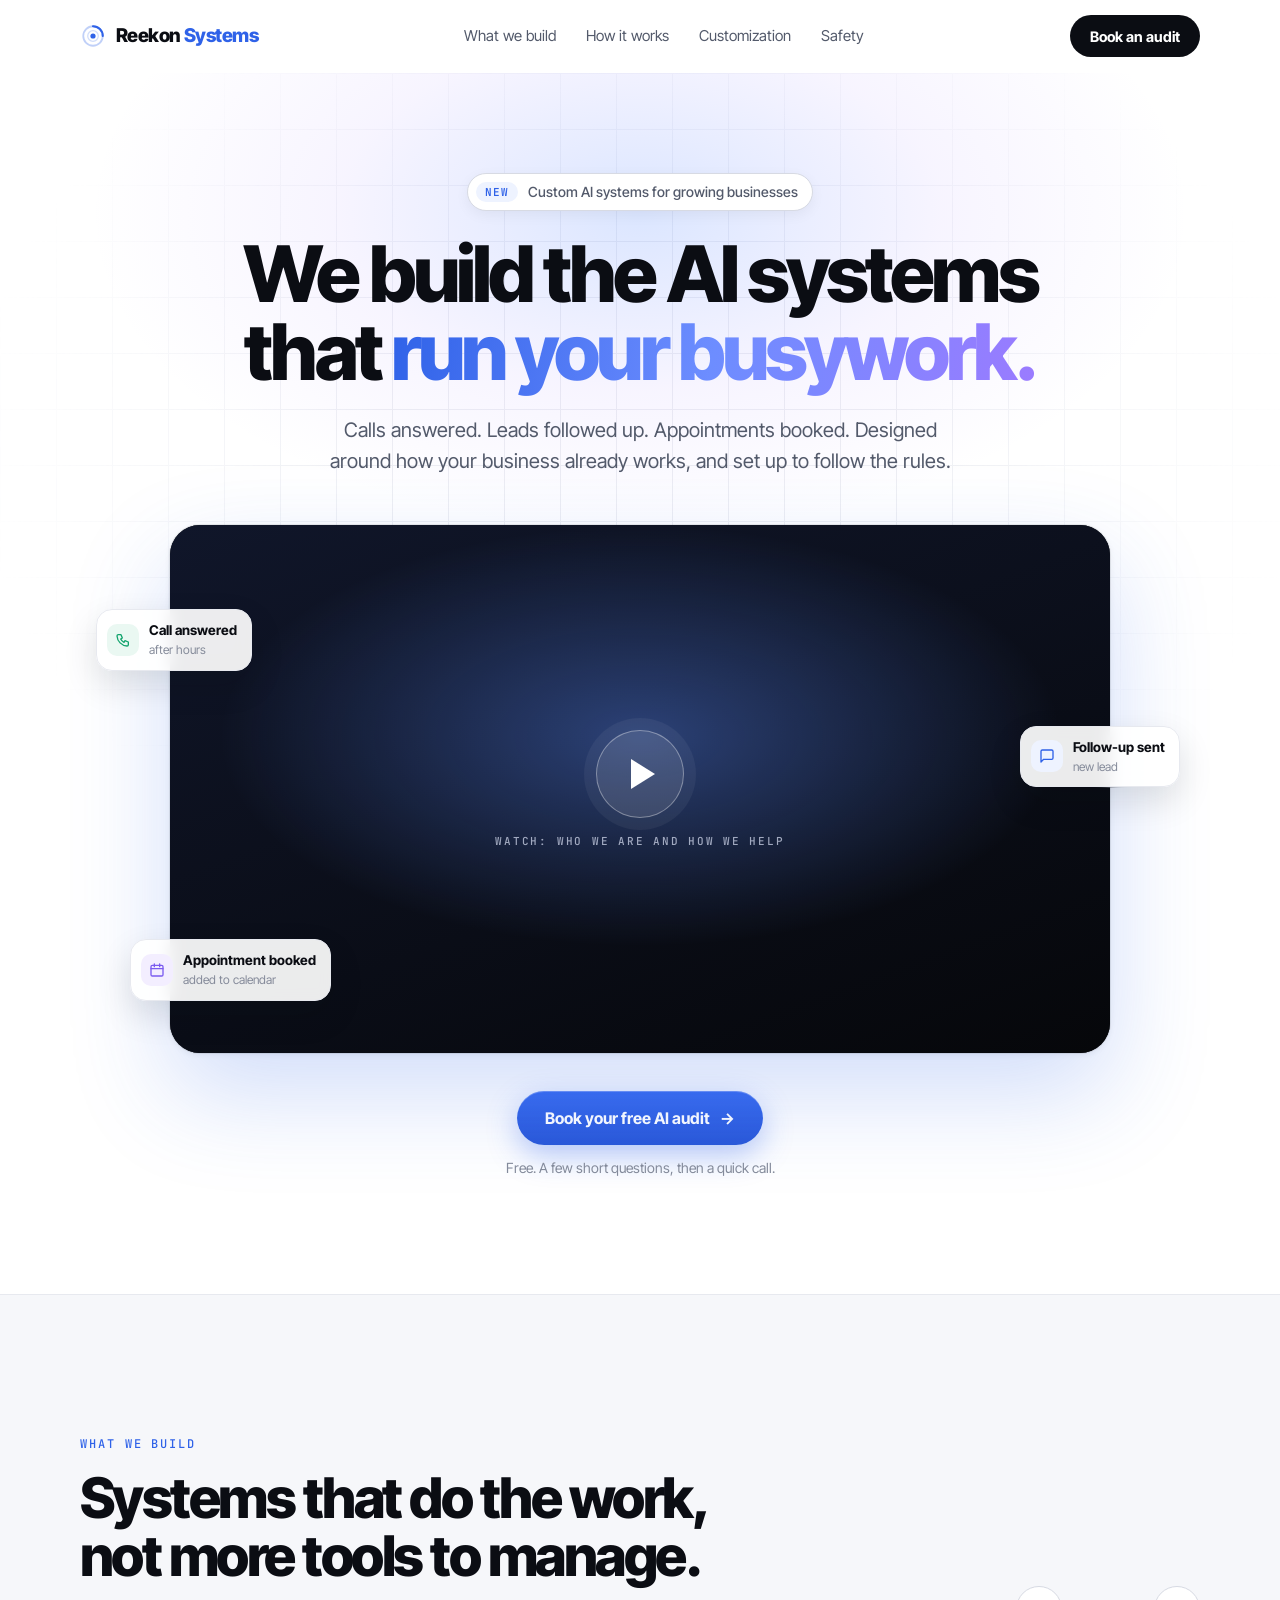
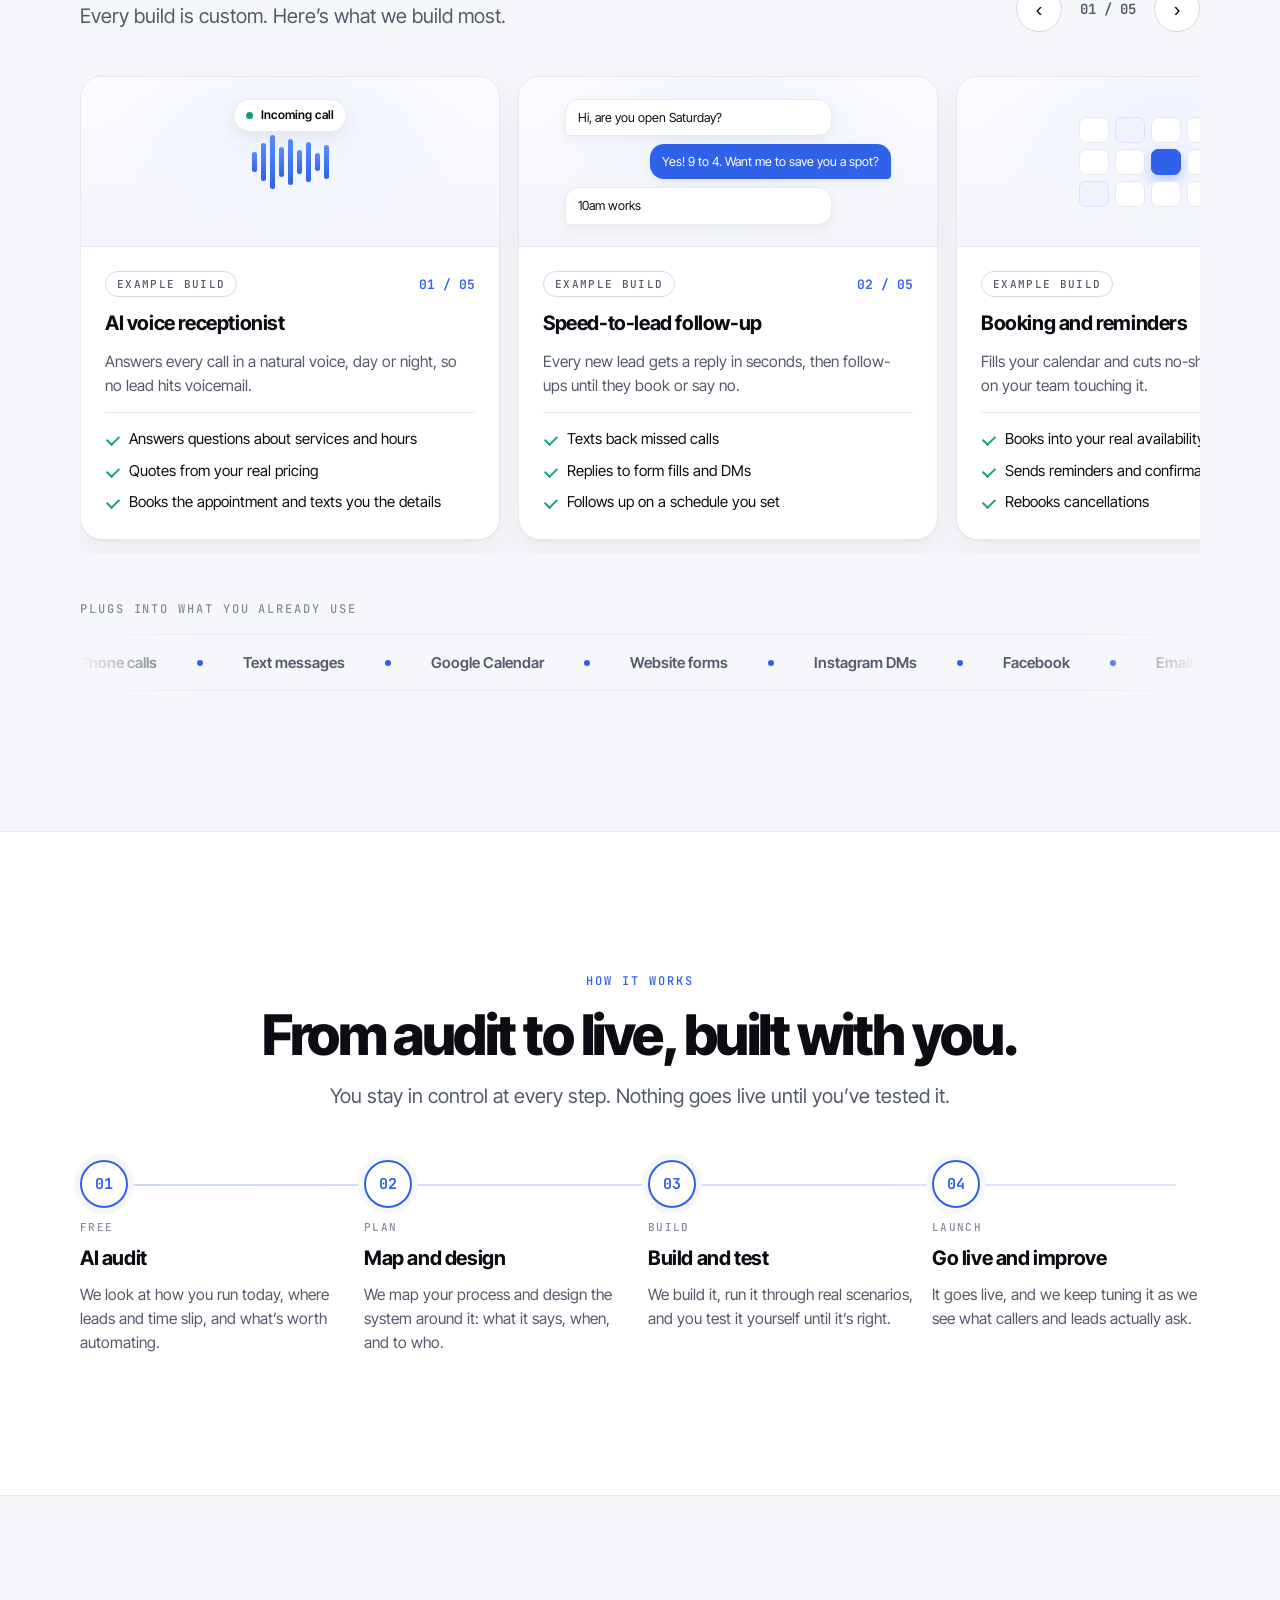
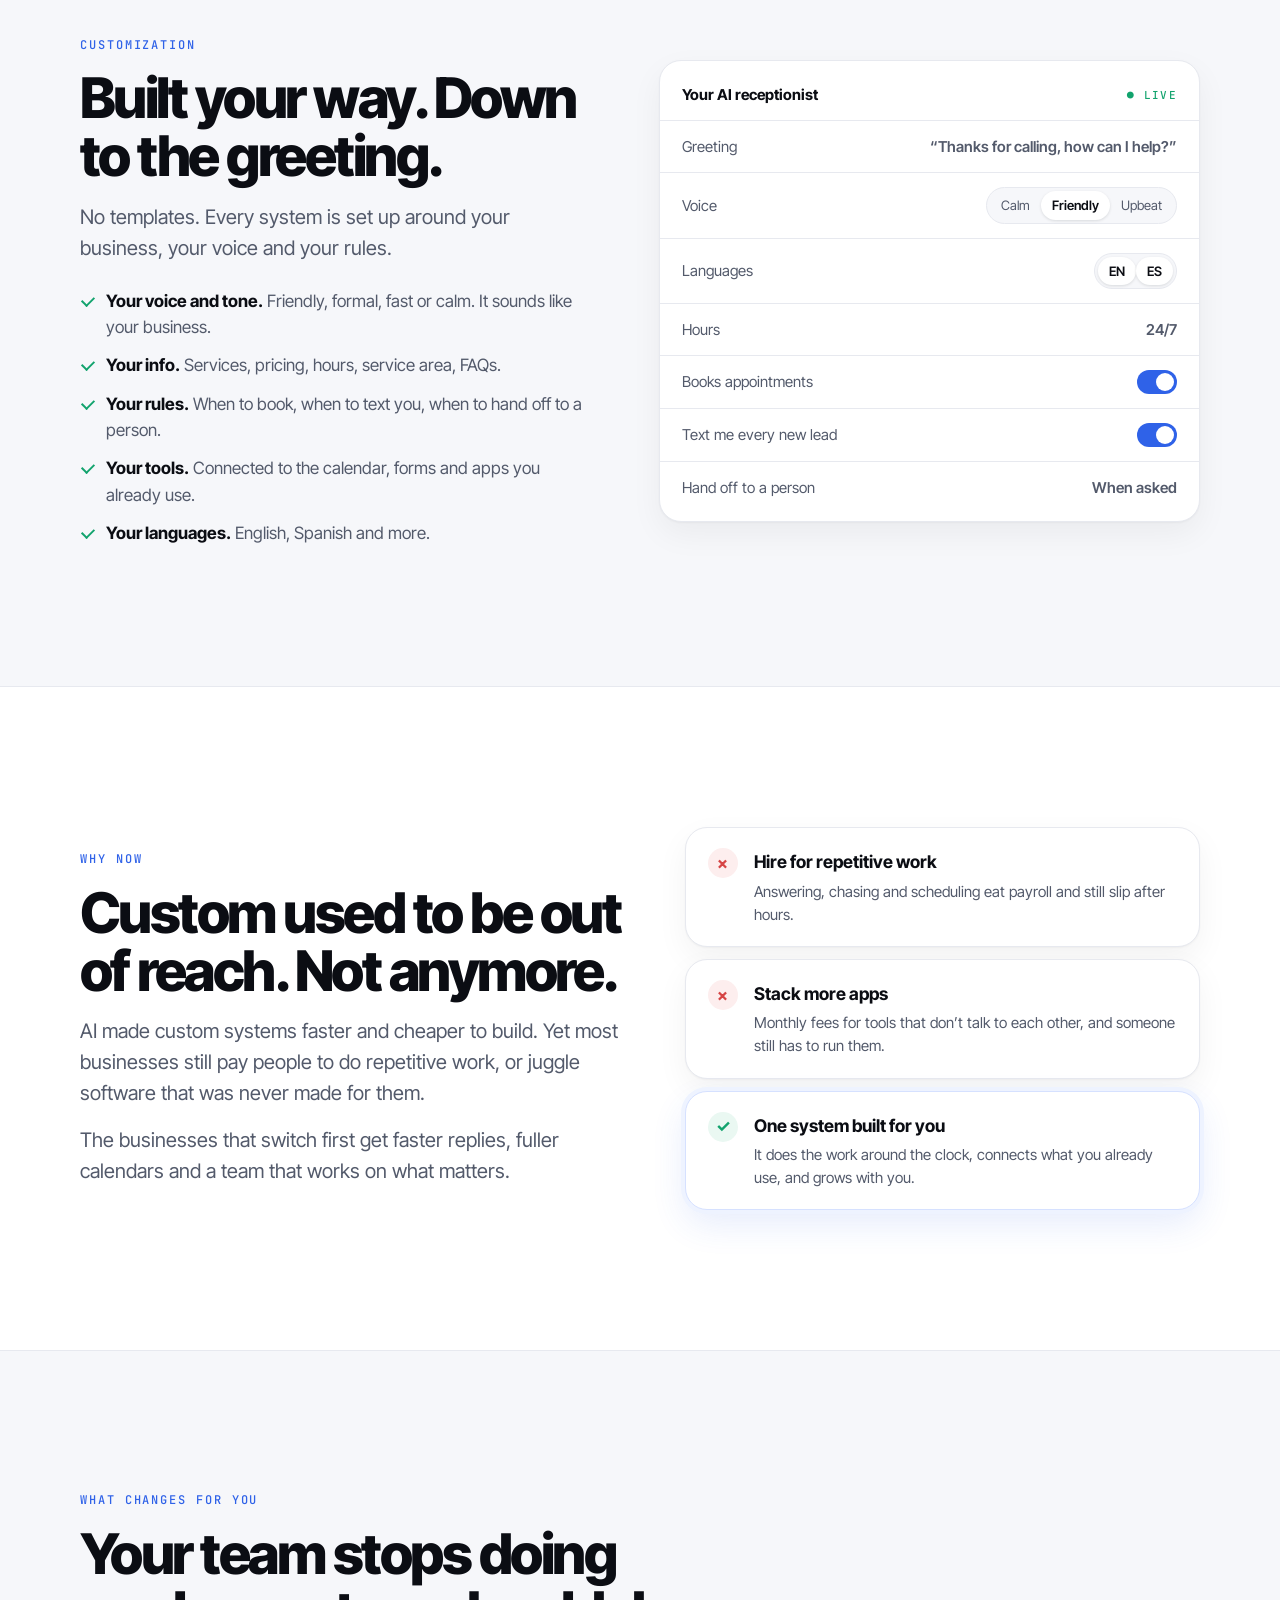
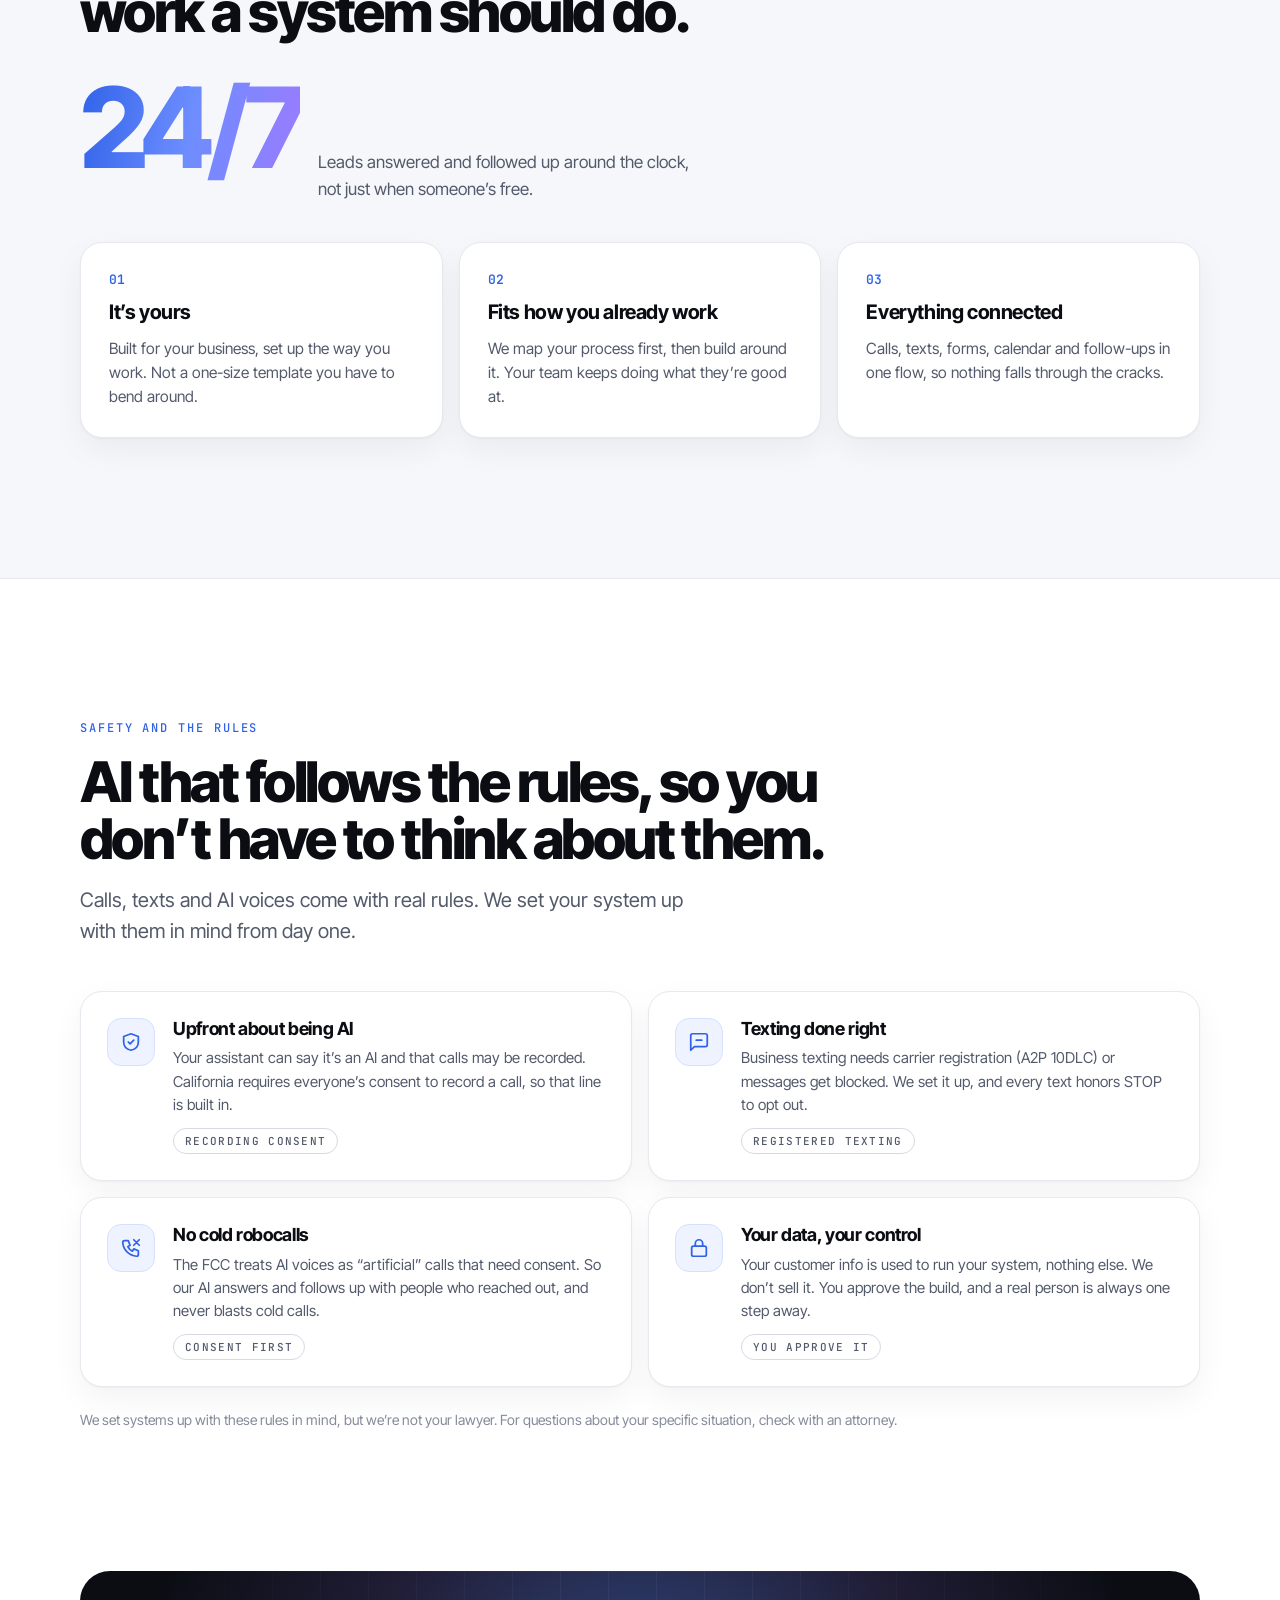
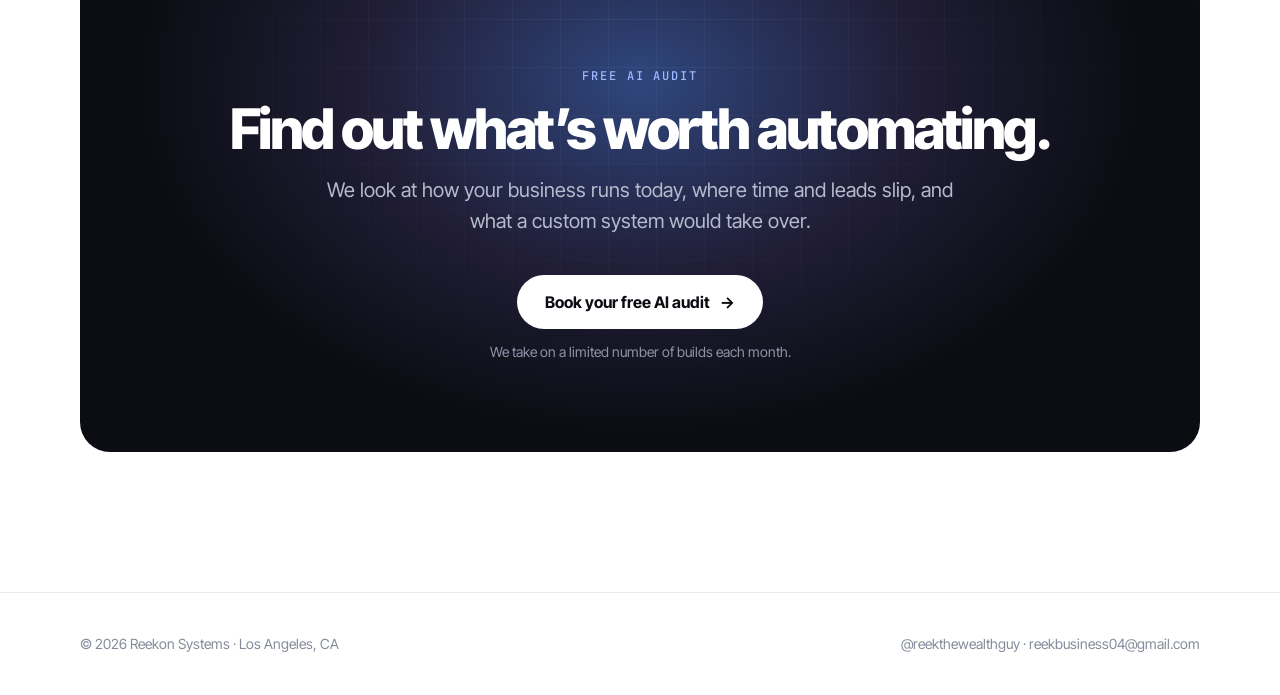
<file: index.html>
<!DOCTYPE html>
<html lang="en">
<head>
<meta charset="utf-8">
<meta name="viewport" content="width=device-width, initial-scale=1, viewport-fit=cover">
<script>
/* ✏️ EDIT HERE. Keep the quotes and commas. */
window.SITE = {
  email: "reekbusiness04@gmail.com",
  instagram: "https://instagram.com/reekthewealthguy",
  handle: "@reekthewealthguy",
  city: "Los Angeles, CA",
  // Your VSL: a YouTube link OR a direct .mp4 link. Leave "" to show the placeholder.
  video: "",
  // Optional backup: a free form link (formspree.io) to get requests by email.
  formEndpoint: "",
  // Your CRM. Requests from this page land in your Leads tab (Website sign-ups).
  portal: "https://reeksolutions-github-io.reekbusiness04.workers.dev"
};
</script>
<title>Reekon Systems | Custom AI Systems for Growing Businesses</title>
<meta name="description" content="We design, build and launch custom AI systems that answer, follow up and book for your business, set up to follow the rules. Book a free AI audit.">
<meta name="theme-color" content="#ffffff">
<link rel="canonical" href="https://reeksolutions.github.io/">
<meta property="og:type" content="website">
<meta property="og:site_name" content="Reekon Systems">
<meta property="og:title" content="Custom AI systems that run the busywork for you.">
<meta property="og:description" content="We design, build and launch AI systems around how your business already works. Book a free AI audit.">
<meta property="og:url" content="https://reeksolutions.github.io/">
<meta property="og:image" content="https://reeksolutions.github.io/og-image.png">
<meta name="twitter:card" content="summary_large_image">
<link rel="icon" href="data:image/svg+xml,%3Csvg xmlns='http://www.w3.org/2000/svg' viewBox='0 0 32 32'%3E%3Crect width='32' height='32' rx='9' fill='%230b0d13'/%3E%3Ccircle cx='16' cy='16' r='9' fill='none' stroke='%235b8cff' stroke-opacity='.35' stroke-width='2'/%3E%3Cpath d='M16 7a9 9 0 0 1 9 9' fill='none' stroke='%235b8cff' stroke-width='2.4' stroke-linecap='round'/%3E%3Ccircle cx='16' cy='16' r='3' fill='%235b8cff'/%3E%3C/svg%3E">
<link rel="preconnect" href="https://fonts.googleapis.com">
<link rel="preconnect" href="https://fonts.gstatic.com" crossorigin>
<link href="https://fonts.googleapis.com/css2?family=Inter+Tight:wght@400;500;600;700;800&family=JetBrains+Mono:wght@500;600&display=swap" rel="stylesheet">
<style>
:root{--bg:#ffffff;--bg2:#f6f7fa;--ink:#0b0d13;--mut:#535a6b;--dim:#858b9a;--line:#e7e9ef;--line2:#d7dae3;--acc:#2f62e8;--acc2:#5b8cff;--acc-soft:#eef3ff;--acc-line:#d6e1ff;--ok:#12a36d;--ok-soft:#eaf8f2;--bad:#d64545;
 --rl:22px;--rx:30px;--ease:cubic-bezier(.2,.7,.2,1);color-scheme:light}
*{box-sizing:border-box;margin:0;padding:0}
[hidden]{display:none!important}
html{scroll-behavior:smooth}
body{background:var(--bg);color:var(--ink);font-family:"Inter Tight",Inter,system-ui,sans-serif;font-size:17px;line-height:1.55;-webkit-font-smoothing:antialiased;overflow-x:clip}
a{color:inherit}
.wrap{max-width:1160px;margin:0 auto;padding-left:max(20px,env(safe-area-inset-left));padding-right:max(20px,env(safe-area-inset-right))}
.eyebrow{font-family:"JetBrains Mono",ui-monospace,monospace;font-weight:500;text-transform:uppercase;letter-spacing:.16em;font-size:12px;color:var(--acc)}
h1{font-size:clamp(40px,6.6vw,78px);line-height:1;letter-spacing:-.05em;font-weight:800;text-wrap:balance}
h2{font-size:clamp(32px,4.8vw,56px);line-height:1.03;letter-spacing:-.045em;font-weight:800;text-wrap:balance}
h3{font-size:20px;letter-spacing:-.02em;font-weight:700;line-height:1.25}
.grad{background:linear-gradient(100deg,var(--acc) 0%,#6d8dff 50%,#9b7bff 100%);-webkit-background-clip:text;background-clip:text;color:transparent}
.lead{font-size:clamp(17px,2vw,20px);color:var(--mut);max-width:640px}
.fine{font-size:14px;color:var(--dim)}
.btn{display:inline-flex;align-items:center;justify-content:center;gap:10px;min-height:54px;padding:0 28px;border-radius:999px;border:0;background:var(--ink);color:#fff;font:700 16px "Inter Tight",sans-serif;text-decoration:none;cursor:pointer;transition:transform .2s var(--ease),box-shadow .2s var(--ease)}
.btn:hover{transform:translateY(-2px);box-shadow:0 14px 34px rgba(11,13,19,.2)}
.btn.blue{background:linear-gradient(180deg,#3a6cf0,#2a58d8);box-shadow:0 1px 0 rgba(255,255,255,.25) inset,0 10px 30px rgba(47,98,232,.35)}
.btn.blue:hover{box-shadow:0 1px 0 rgba(255,255,255,.25) inset,0 16px 40px rgba(47,98,232,.45)}
.btn .arr{transition:transform .2s var(--ease)}.btn:hover .arr{transform:translateX(3px)}
.btn.sm{min-height:42px;padding:0 20px;font-size:14.5px}
section{padding-block:clamp(90px,11vw,140px);position:relative}
.alt{background:var(--bg2);border-block:1px solid var(--line)}
.shead{display:flex;flex-direction:column;gap:16px;max-width:780px}
.shead.center{margin:0 auto;text-align:center;align-items:center}
.card{background:#fff;border:1px solid var(--line);border-radius:var(--rl);box-shadow:0 1px 2px rgba(11,13,19,.04),0 12px 32px rgba(11,13,19,.05)}
.num{font:600 13px "JetBrains Mono",monospace;color:var(--acc)}
.ic{width:48px;height:48px;flex:none;border-radius:14px;display:grid;place-items:center;background:var(--acc-soft);border:1px solid var(--acc-line);color:var(--acc)}
.ic svg{width:22px;height:22px}
.tag{display:inline-flex;align-items:center;gap:6px;align-self:flex-start;padding:5px 11px;border-radius:999px;border:1px solid var(--line2);font:500 11px "JetBrains Mono",monospace;letter-spacing:.12em;text-transform:uppercase;color:var(--mut);background:#fff}
.tag.real{border-color:#bfe8d7;background:var(--ok-soft);color:var(--ok)}
.tag.real::before{content:"";width:6px;height:6px;border-radius:50%;background:var(--ok)}

/* nav */
.nav{position:sticky;top:0;z-index:20;background:rgba(255,255,255,.82);backdrop-filter:saturate(1.4) blur(14px);-webkit-backdrop-filter:saturate(1.4) blur(14px);border-bottom:1px solid transparent;transition:border-color .2s}
.nav.scrolled{border-bottom-color:var(--line)}
.nav .wrap{display:flex;align-items:center;justify-content:space-between;gap:16px;height:72px;padding-top:env(safe-area-inset-top)}
.logo{display:inline-flex;align-items:center;gap:10px;font-weight:800;font-size:19px;letter-spacing:-.03em;text-decoration:none;white-space:nowrap}
.logo svg{width:26px;height:26px}
.logo .arc{transform-origin:16px 16px;animation:sweep 3.2s linear infinite}
@keyframes sweep{to{transform:rotate(360deg)}}
.logo em{font-style:normal;color:var(--acc)}
.nav-links{display:flex;gap:30px;font-size:15px;color:var(--mut)}
.nav-links a{text-decoration:none;transition:color .15s}.nav-links a:hover{color:var(--ink)}

/* hero */
.hero{text-align:center;padding-top:clamp(56px,8vw,100px);padding-bottom:clamp(70px,9vw,120px);overflow:clip}
.hero::before{content:"";position:absolute;inset:0;z-index:-2;background-image:linear-gradient(var(--line) 1px,transparent 1px),linear-gradient(90deg,var(--line) 1px,transparent 1px);background-size:56px 56px;
 mask-image:radial-gradient(ellipse 70% 55% at 50% 30%,#000 30%,transparent 75%);-webkit-mask-image:radial-gradient(ellipse 70% 55% at 50% 30%,#000 30%,transparent 75%);opacity:.7}
.hero::after{content:"";position:absolute;left:50%;top:-180px;width:min(1100px,140vw);height:640px;transform:translateX(-50%);z-index:-1;background:radial-gradient(closest-side,rgba(91,140,255,.22),rgba(155,123,255,.08) 55%,transparent)}
.pill{display:inline-flex;align-items:center;gap:10px;padding:7px 14px 7px 8px;border-radius:999px;background:#fff;border:1px solid var(--line2);box-shadow:0 4px 14px rgba(11,13,19,.05);font-size:14px;color:var(--mut);font-weight:500}
.pill b{display:inline-flex;align-items:center;padding:3px 9px;border-radius:999px;background:var(--acc-soft);color:var(--acc);font:600 11px "JetBrains Mono",monospace;letter-spacing:.1em;text-transform:uppercase}
.hero h1{margin:24px auto 0;max-width:1000px}
.hero .lead{margin:24px auto 0}
.stage{position:relative;max-width:940px;margin:48px auto 0}
.vsl{position:relative;aspect-ratio:16/9;border-radius:var(--rx);overflow:hidden;background:#0b0d13;padding:0;
 box-shadow:0 0 0 1px rgba(11,13,19,.08),0 2px 6px rgba(11,13,19,.06),0 40px 100px rgba(47,98,232,.22)}
.vsl iframe,.vsl video{position:absolute;inset:0;width:100%;height:100%;border:0;object-fit:cover;background:#000}
.vsl-ph{position:absolute;inset:0;display:grid;place-items:center;align-content:center;gap:16px;color:#cfd6ea;text-align:center;padding:20px;
 background:radial-gradient(600px 300px at 50% 40%,rgba(91,140,255,.4),transparent 70%),linear-gradient(160deg,#10162a,#06070a)}
.play{width:88px;height:88px;border-radius:50%;display:grid;place-items:center;background:rgba(255,255,255,.14);border:1px solid rgba(255,255,255,.35);box-shadow:0 0 0 12px rgba(255,255,255,.05)}
.play::after{content:"";margin-left:6px;border-left:24px solid #fff;border-top:15px solid transparent;border-bottom:15px solid transparent}
.vsl-ph small{font:500 11px "JetBrains Mono",monospace;letter-spacing:.16em;text-transform:uppercase;opacity:.75}
.float{position:absolute;display:flex;align-items:center;gap:10px;padding:10px 14px 10px 10px;border-radius:16px;background:rgba(255,255,255,.92);border:1px solid var(--line);box-shadow:0 14px 34px rgba(11,13,19,.12);backdrop-filter:blur(8px);font-size:13.5px;text-align:left;animation:bob 6s ease-in-out infinite}
.float i{width:32px;height:32px;border-radius:10px;display:grid;place-items:center;flex:none}
.float i svg{width:16px;height:16px}
.float b{display:block;font-size:13.5px}.float small{display:block;color:var(--dim);font-size:12px}
.f1{left:-74px;top:16%}.f1 i{background:var(--ok-soft);color:var(--ok)}
.f2{right:-70px;top:38%;animation-delay:-2s}.f2 i{background:var(--acc-soft);color:var(--acc)}
.f3{left:-40px;bottom:10%;animation-delay:-4s}.f3 i{background:#f3eeff;color:#7b5cf0}
@keyframes bob{50%{transform:translateY(-8px)}}
.hero-cta{display:flex;flex-direction:column;align-items:center;gap:12px;margin-top:38px}

/* work */
.work-top{display:flex;align-items:flex-end;justify-content:space-between;gap:20px;flex-wrap:wrap}
.counter{display:flex;align-items:center;gap:12px}
.counter b{font:600 14px "JetBrains Mono",monospace;color:var(--mut);min-width:68px;text-align:center}
.arrow{width:46px;height:46px;border-radius:50%;border:1px solid var(--line2);background:#fff;color:var(--ink);font-size:20px;cursor:pointer;transition:border-color .15s,transform .15s}
.arrow:hover{border-color:var(--ink);transform:translateY(-1px)}
.track{display:grid;grid-auto-flow:column;grid-auto-columns:min(420px,84%);gap:18px;margin-top:40px;overflow-x:auto;scroll-snap-type:x mandatory;padding:4px 2px 14px;scrollbar-width:none}
.track::-webkit-scrollbar{display:none}
.wcard{scroll-snap-align:start;display:flex;flex-direction:column;min-width:0;overflow:hidden;transition:transform .25s var(--ease),box-shadow .25s}
.wcard:hover{transform:translateY(-4px);box-shadow:0 1px 2px rgba(11,13,19,.04),0 22px 50px rgba(11,13,19,.09)}
.mock{height:170px;position:relative;display:grid;place-items:center;border-bottom:1px solid var(--line);background:radial-gradient(260px 150px at 50% 30%,#eef3ff,transparent 70%),linear-gradient(180deg,#fbfcff,#f3f5fb);overflow:hidden}
.wbody{display:flex;flex-direction:column;gap:14px;padding:24px 24px 26px}
.wbody .top{display:flex;justify-content:space-between;align-items:center;gap:10px}
.wbody p{color:var(--mut);font-size:15.5px}
.wbody ul{list-style:none;display:grid;gap:8px;padding-top:14px;border-top:1px solid var(--line)}
.wbody li{position:relative;padding-left:24px;font-size:15px}
.wbody li::before,.check li::before{content:"";position:absolute;left:2px;top:8px;width:10px;height:6px;border-left:2px solid var(--ok);border-bottom:2px solid var(--ok);transform:rotate(-45deg)}
/* mini mocks */
.wave{display:flex;align-items:center;gap:4px;height:60px}
.wave i{width:5px;border-radius:4px;background:linear-gradient(180deg,var(--acc2),var(--acc));animation:wv 1.2s ease-in-out infinite}
@keyframes wv{50%{transform:scaleY(.4)}}
.mphone{position:absolute;left:50%;top:22px;transform:translateX(-50%);display:flex;align-items:center;gap:8px;padding:6px 12px;border-radius:999px;background:#fff;border:1px solid var(--line);font-size:12px;font-weight:600;box-shadow:0 6px 16px rgba(11,13,19,.06)}
.mphone::before{content:"";width:7px;height:7px;border-radius:50%;background:var(--ok)}
.bub{display:flex;flex-direction:column;gap:8px;width:78%}
.bub span{padding:8px 12px;border-radius:14px;font-size:12.5px;max-width:82%;box-shadow:0 4px 12px rgba(11,13,19,.05)}
.bub .in{background:#fff;border:1px solid var(--line);border-bottom-left-radius:4px}
.bub .out{align-self:flex-end;background:var(--acc);color:#fff;border-bottom-right-radius:4px}
.mcal{display:grid;grid-template-columns:repeat(5,30px);gap:6px}
.mcal i{height:26px;border-radius:7px;background:#fff;border:1px solid var(--line)}
.mcal i.on{background:var(--acc);border-color:var(--acc);box-shadow:0 6px 14px rgba(47,98,232,.3)}
.mcal i.on2{background:var(--acc-soft);border-color:var(--acc-line)}
.mdash{display:grid;grid-template-columns:repeat(3,62px);gap:8px;align-items:end;height:90px}
.mdash i{border-radius:8px 8px 3px 3px;background:linear-gradient(180deg,var(--acc2),var(--acc))}
.mdash i:nth-child(2){background:linear-gradient(180deg,#b39bff,#7b5cf0)}
.mweb{width:76%;border-radius:12px;background:#fff;border:1px solid var(--line);box-shadow:0 8px 20px rgba(11,13,19,.07);overflow:hidden}
.mweb .bar{display:flex;gap:4px;padding:7px 9px;border-bottom:1px solid var(--line)}.mweb .bar i{width:6px;height:6px;border-radius:50%;background:var(--line2)}
.mweb .cnt{padding:12px;display:grid;gap:6px}.mweb .cnt i{height:7px;border-radius:4px;background:var(--line)}.mweb .cnt i:first-child{width:70%;height:10px;background:var(--ink);opacity:.85}.mweb .cnt b{justify-self:start;margin-top:4px;padding:5px 12px;border-radius:999px;background:var(--acc);color:#fff;font-size:10.5px}
.also{margin-top:40px}
.also .eyebrow{color:var(--dim)}
.marquee{margin-top:14px;border-block:1px solid var(--line);overflow:hidden;mask-image:linear-gradient(90deg,transparent,#000 10%,#000 90%,transparent);-webkit-mask-image:linear-gradient(90deg,transparent,#000 10%,#000 90%,transparent)}
.marquee-in{display:flex;width:max-content;padding:18px 0;animation:mq 34s linear infinite}
.marquee span{font:600 15px "Inter Tight",sans-serif;color:var(--mut);white-space:nowrap;display:inline-flex;align-items:center;gap:40px;padding-right:40px}
.marquee span::after{content:"";width:6px;height:6px;border-radius:50%;background:var(--acc)}
@keyframes mq{to{transform:translateX(-50%)}}

/* process */
.steps{display:grid;grid-template-columns:repeat(4,minmax(0,1fr));gap:16px;margin-top:48px;position:relative}
.steps::before{content:"";position:absolute;left:24px;right:24px;top:24px;height:2px;background:linear-gradient(90deg,var(--acc),#9b7bff);opacity:.25}
.step{position:relative;display:flex;flex-direction:column;gap:12px}
.step .dot{width:48px;height:48px;border-radius:50%;display:grid;place-items:center;background:#fff;border:2px solid var(--acc);color:var(--acc);font:700 15px "JetBrains Mono",monospace;box-shadow:0 0 0 6px var(--bg2)}
.step p{color:var(--mut);font-size:15.5px}
.step small{font:500 11px "JetBrains Mono",monospace;letter-spacing:.12em;text-transform:uppercase;color:var(--dim)}

/* customize */
.custom{display:grid;grid-template-columns:1fr 1.05fr;gap:clamp(28px,5vw,64px);align-items:center}
.check{list-style:none;display:grid;gap:12px;margin-top:8px}
.check li{position:relative;padding-left:26px;color:var(--mut)}
.check li b{color:var(--ink)}
.panel{padding:8px 0;overflow:hidden}
.panel-h{display:flex;align-items:center;justify-content:space-between;padding:14px 22px;border-bottom:1px solid var(--line)}
.panel-h b{font-size:15px}.panel-h small{font:500 11px "JetBrains Mono",monospace;letter-spacing:.12em;text-transform:uppercase;color:var(--ok)}
.row{display:flex;align-items:center;justify-content:space-between;gap:12px;padding:14px 22px;border-bottom:1px solid var(--line);font-size:15px}
.row:last-child{border-bottom:0}
.row span{color:var(--mut)}
.seg{display:inline-flex;padding:3px;border-radius:999px;background:var(--bg2);border:1px solid var(--line)}
.seg i{font-style:normal;padding:4px 11px;border-radius:999px;font-size:13px;color:var(--mut)}
.seg i.on{background:#fff;color:var(--ink);font-weight:600;box-shadow:0 1px 3px rgba(11,13,19,.12)}
.tog{width:40px;height:24px;border-radius:999px;background:var(--acc);position:relative;flex:none}
.tog::after{content:"";position:absolute;right:3px;top:3px;width:18px;height:18px;border-radius:50%;background:#fff}
.val{font-weight:600}

/* why now */
.why{display:grid;grid-template-columns:1.05fr 1fr;gap:clamp(28px,5vw,64px);align-items:center}
.compare{display:grid;gap:12px}
.cmp{padding:20px 22px;display:flex;gap:16px;align-items:flex-start}
.cmp b{font-size:17.5px;display:block}
.cmp p{color:var(--mut);font-size:15px;margin-top:4px}
.cmp .x{width:30px;height:30px;flex:none;border-radius:50%;display:grid;place-items:center;background:#fdeeee;color:var(--bad);font-weight:700}
.cmp.new{border-color:var(--acc-line);box-shadow:0 0 0 4px var(--acc-soft),0 14px 34px rgba(47,98,232,.12)}
.cmp.new .x{background:var(--ok-soft);color:var(--ok)}

/* changes */
.stat{display:flex;align-items:baseline;gap:18px;flex-wrap:wrap;margin-top:30px}
.stat b{font-size:clamp(60px,9.5vw,112px);font-weight:800;letter-spacing:-.055em;line-height:1}
.stat span{color:var(--mut);max-width:380px}
.cards3{display:grid;grid-template-columns:repeat(3,minmax(0,1fr));gap:16px;margin-top:40px}
.ncard{padding:28px;display:flex;flex-direction:column;gap:12px;transition:transform .25s var(--ease)}
.ncard:hover{transform:translateY(-4px)}
.ncard p{color:var(--mut);font-size:15.5px}
.swipe{display:none;margin-top:14px}

/* safety */
.safe{display:grid;grid-template-columns:repeat(2,minmax(0,1fr));gap:16px;margin-top:44px}
.safe .card{padding:26px;display:flex;gap:18px;align-items:flex-start}
.safe h3{font-size:18px}
.safe p{color:var(--mut);font-size:15px;margin-top:6px}
.safe .tag{margin-top:12px}
.legal-note{margin-top:22px}

/* final */
.final{text-align:center;padding:clamp(48px,7vw,90px) 24px;border-radius:var(--rx);background:#0b0d13;color:#fff;position:relative;overflow:hidden}
.final::before{content:"";position:absolute;left:50%;top:-50%;width:1000px;height:700px;transform:translateX(-50%);background:radial-gradient(closest-side,rgba(91,140,255,.45),rgba(155,123,255,.15) 55%,transparent);pointer-events:none}
.final::after{content:"";position:absolute;inset:0;background-image:linear-gradient(rgba(255,255,255,.05) 1px,transparent 1px),linear-gradient(90deg,rgba(255,255,255,.05) 1px,transparent 1px);background-size:48px 48px;mask-image:radial-gradient(ellipse at 50% 0%,#000,transparent 70%);-webkit-mask-image:radial-gradient(ellipse at 50% 0%,#000,transparent 70%);pointer-events:none}
.final>*{position:relative;z-index:1}
.final .eyebrow{color:#9db8ff}
.final h2{margin-top:14px}
.final .lead{color:#b4bbcc;margin:16px auto 0}
.final .fine{color:#8d94a6}
.final .btn{background:#fff;color:var(--ink)}
footer{padding-block:40px calc(40px + env(safe-area-inset-bottom));border-top:1px solid var(--line);color:var(--dim);font-size:14px}
footer .wrap{display:flex;flex-wrap:wrap;gap:12px;justify-content:space-between;align-items:center}

/* modal */
.modal{position:fixed;inset:0;z-index:50;display:grid;place-items:center;padding:16px;background:rgba(11,13,19,.45);backdrop-filter:blur(6px);-webkit-backdrop-filter:blur(6px);opacity:0;pointer-events:none;transition:opacity .2s}
.modal.open{opacity:1;pointer-events:auto}
.mbox{width:min(540px,100%);max-height:calc(100svh - 32px);overflow:auto;padding:28px;background:#fff;border-radius:var(--rl);box-shadow:0 30px 90px rgba(11,13,19,.35);transform:translateY(12px);transition:transform .25s var(--ease)}
.modal.open .mbox{transform:none}
.mhead{display:flex;justify-content:space-between;align-items:flex-start;gap:12px;margin-bottom:6px}
.mhead h3{font-size:24px;margin-top:8px}
.xbtn{width:38px;height:38px;flex:none;border-radius:50%;border:1px solid var(--line2);background:#fff;color:var(--mut);font-size:20px;cursor:pointer}
form{display:grid;gap:12px;margin-top:18px}
.lbl2{font-size:14px;color:var(--ink);font-weight:600}
input,select{width:100%;min-height:50px;padding:0 16px;border-radius:14px;border:1px solid var(--line2);background:#fff;color:var(--ink);font:inherit;font-size:16px}
input:focus,select:focus{outline:2px solid var(--acc);border-color:transparent}
.chips{display:flex;flex-wrap:wrap;gap:8px}
.chips label{cursor:pointer}
.chips input{position:absolute;opacity:0;width:1px;height:1px;min-height:0}
.chips span{display:inline-block;padding:10px 15px;border-radius:999px;border:1px solid var(--line2);color:var(--mut);font-weight:600;font-size:14.5px}
.chips input:checked+span{background:var(--ink);color:#fff;border-color:transparent}
.chips input:focus-visible+span{outline:2px solid var(--acc)}

.sticky{position:fixed;left:0;right:0;bottom:0;z-index:15;padding:12px max(16px,env(safe-area-inset-left)) calc(12px + env(safe-area-inset-bottom));background:rgba(255,255,255,.94);backdrop-filter:blur(12px);-webkit-backdrop-filter:blur(12px);border-top:1px solid var(--line);transform:translateY(110%);transition:transform .3s var(--ease);display:none}
.sticky.show{transform:none}
.sticky .btn{width:100%}
.rv{opacity:0;transform:translateY(26px);transition:opacity .8s var(--ease),transform .8s var(--ease)}
.rv.in{opacity:1;transform:none}

@media(max-width:1080px){.f1,.f3{left:-14px}.f2{right:-14px}}
@media(max-width:900px){
 .nav-links{display:none}
 .why,.custom{grid-template-columns:1fr}
 .steps{grid-template-columns:repeat(2,minmax(0,1fr));row-gap:32px}.steps::before{display:none}
 .safe{grid-template-columns:1fr}
}
@media(max-width:700px){
 .float{display:none}
 .hero-cta .btn,.final .btn{width:100%}
 .cards3{grid-auto-flow:column;grid-template-columns:none;grid-auto-columns:84%;overflow-x:auto;scroll-snap-type:x mandatory;scrollbar-width:none;padding-bottom:6px}
 .cards3::-webkit-scrollbar{display:none}
 .cards3 .ncard{scroll-snap-align:start}
 .swipe{display:block}
 .steps{grid-template-columns:1fr}
 .safe .card{flex-direction:column}
 .sticky{display:block}
 body{padding-bottom:80px}
}
@media(prefers-reduced-motion:reduce){html{scroll-behavior:auto}*{animation:none!important}.rv{opacity:1;transform:none;transition:none}.btn,.ncard,.wcard,.mbox,.sticky{transition:none}}
</style>
</head>
<body>
<header class="nav" id="nav"><div class="wrap">
 <a class="logo" href="#top" aria-label="Reekon Systems home"><svg viewBox="0 0 32 32" aria-hidden="true"><circle cx="16" cy="16" r="12" fill="none" stroke="#2f62e8" stroke-opacity=".3" stroke-width="2.2"/><circle cx="16" cy="16" r="6.5" fill="none" stroke="#2f62e8" stroke-opacity=".22" stroke-width="1.6"/><circle cx="16" cy="16" r="3.2" fill="#2f62e8"/><path class="arc" d="M16 4a12 12 0 0 1 12 12" fill="none" stroke="#2f62e8" stroke-width="2.6" stroke-linecap="round"/></svg><span>Reekon <em>Systems</em></span></a>
 <nav class="nav-links" aria-label="Sections"><a href="#work">What we build</a><a href="#how">How it works</a><a href="#custom">Customization</a><a href="#safe">Safety</a></nav>
 <button class="btn sm" data-open style="white-space:nowrap">Book an audit</button>
</div></header>

<main id="top">
<section class="hero"><div class="wrap">
 <span class="pill rv"><b>New</b>Custom AI systems for growing businesses</span>
 <h1 class="rv">We build the AI systems that <span class="grad">run your busywork.</span></h1>
 <p class="lead rv">Calls answered. Leads followed up. Appointments booked. Designed around how your business already works, and set up to follow the rules.</p>
 <div class="stage rv">
  <div class="vsl" id="vsl"><div class="vsl-ph" id="vslph"><span class="play" aria-hidden="true"></span><small>Watch: who we are and how we help</small></div></div>
  <div class="float f1" aria-hidden="true"><i><svg viewBox="0 0 24 24" fill="none" stroke="currentColor" stroke-width="2" stroke-linecap="round" stroke-linejoin="round"><path d="M5 4h4l2 5-2.5 1.5a11 11 0 0 0 5 5L15 13l5 2v4a2 2 0 0 1-2 2A16 16 0 0 1 3 6a2 2 0 0 1 2-2"/></svg></i><span><b>Call answered</b><small>after hours</small></span></div>
  <div class="float f2" aria-hidden="true"><i><svg viewBox="0 0 24 24" fill="none" stroke="currentColor" stroke-width="2" stroke-linecap="round" stroke-linejoin="round"><path d="M21 15a2 2 0 0 1-2 2H7l-4 4V5a2 2 0 0 1 2-2h14a2 2 0 0 1 2 2z"/></svg></i><span><b>Follow-up sent</b><small>new lead</small></span></div>
  <div class="float f3" aria-hidden="true"><i><svg viewBox="0 0 24 24" fill="none" stroke="currentColor" stroke-width="2" stroke-linecap="round" stroke-linejoin="round"><rect x="3" y="5" width="18" height="16" rx="2"/><path d="M3 10h18M8 3v4M16 3v4"/></svg></i><span><b>Appointment booked</b><small>added to calendar</small></span></div>
 </div>
 <div class="hero-cta rv"><button class="btn blue" data-open>Book your free AI audit <span class="arr">→</span></button><span class="fine">Free. A few short questions, then a quick call.</span></div>
</div></section>

<section id="work" class="alt"><div class="wrap">
 <div class="work-top rv">
  <div class="shead"><span class="eyebrow">What we build</span><h2>Systems that do the work, not more tools to manage.</h2>
   <p class="lead">Every build is custom. Here’s what we build most.</p></div>
  <div class="counter" aria-hidden="true"><button class="arrow" id="prev" aria-label="Previous">‹</button><b id="count">01 / 05</b><button class="arrow" id="next" aria-label="Next">›</button></div>
 </div>
 <div class="track" id="track" tabindex="0" aria-label="What we build, swipe for more">
  <article class="wcard card"><div class="mock" aria-hidden="true"><span class="mphone">Incoming call</span><div class="wave"><i style="height:20px"></i><i style="height:38px;animation-delay:-.2s"></i><i style="height:54px;animation-delay:-.4s"></i><i style="height:30px;animation-delay:-.6s"></i><i style="height:46px;animation-delay:-.8s"></i><i style="height:24px;animation-delay:-1s"></i><i style="height:40px;animation-delay:-.3s"></i><i style="height:18px;animation-delay:-.5s"></i><i style="height:34px;animation-delay:-.7s"></i></div></div>
   <div class="wbody"><div class="top"><span class="tag">Example build</span><span class="num">01 / 05</span></div><h3>AI voice receptionist</h3><p>Answers every call in a natural voice, day or night, so no lead hits voicemail.</p>
   <ul><li>Answers questions about services and hours</li><li>Quotes from your real pricing</li><li>Books the appointment and texts you the details</li></ul></div></article>
  <article class="wcard card"><div class="mock" aria-hidden="true"><div class="bub"><span class="in">Hi, are you open Saturday?</span><span class="out">Yes! 9 to 4. Want me to save you a spot?</span><span class="in">10am works</span></div></div>
   <div class="wbody"><div class="top"><span class="tag">Example build</span><span class="num">02 / 05</span></div><h3>Speed-to-lead follow-up</h3><p>Every new lead gets a reply in seconds, then follow-ups until they book or say no.</p>
   <ul><li>Texts back missed calls</li><li>Replies to form fills and DMs</li><li>Follows up on a schedule you set</li></ul></div></article>
  <article class="wcard card"><div class="mock" aria-hidden="true"><div class="mcal"><i></i><i class="on2"></i><i></i><i></i><i class="on2"></i><i></i><i></i><i class="on"></i><i></i><i></i><i class="on2"></i><i></i><i></i><i></i><i class="on2"></i></div></div>
   <div class="wbody"><div class="top"><span class="tag">Example build</span><span class="num">03 / 05</span></div><h3>Booking and reminders</h3><p>Fills your calendar and cuts no-shows without anyone on your team touching it.</p>
   <ul><li>Books into your real availability</li><li>Sends reminders and confirmations</li><li>Rebooks cancellations</li></ul></div></article>
  <article class="wcard card"><div class="mock" aria-hidden="true"><div class="mdash"><i style="height:48%"></i><i style="height:82%"></i><i style="height:64%"></i></div></div>
   <div class="wbody"><div class="top"><span class="tag real">Built and in use</span><span class="num">04 / 05</span></div><h3>Custom CRM and lead engine</h3><p>Our own system, built in-house and used every day to run our outreach.</p>
   <ul><li>Lead finder that pulls and scores businesses</li><li>Calling, callbacks and a shared calendar</li><li>One dashboard with every number that matters</li></ul></div></article>
  <article class="wcard card"><div class="mock" aria-hidden="true"><div class="mweb"><div class="bar"><i></i><i></i><i></i></div><div class="cnt"><i></i><i></i><i style="width:80%"></i><b>Book now</b></div></div></div>
   <div class="wbody"><div class="top"><span class="tag">Example build</span><span class="num">05 / 05</span></div><h3>A website that converts</h3><p>A fast, modern site that turns visitors into calls and bookings, wired into everything else.</p>
   <ul><li>Clear offer, real reviews, one-tap contact</li><li>Every inquiry lands in your system</li><li>Hands off to the AI when you’re busy</li></ul></div></article>
 </div>
 <div class="also rv"><span class="eyebrow">Plugs into what you already use</span>
  <div class="marquee"><div class="marquee-in"><span>Phone calls</span><span>Text messages</span><span>Google Calendar</span><span>Website forms</span><span>Instagram DMs</span><span>Facebook</span><span>Email</span><span>Stripe</span><span>Google Business</span><span>Phone calls</span><span>Text messages</span><span>Google Calendar</span><span>Website forms</span><span>Instagram DMs</span><span>Facebook</span><span>Email</span><span>Stripe</span><span>Google Business</span></div></div>
 </div>
</div></section>

<section id="how"><div class="wrap">
 <div class="shead center rv"><span class="eyebrow">How it works</span><h2>From audit to live, built with you.</h2><p class="lead">You stay in control at every step. Nothing goes live until you’ve tested it.</p></div>
 <div class="steps">
  <div class="step rv"><span class="dot">01</span><small>Free</small><h3>AI audit</h3><p>We look at how you run today, where leads and time slip, and what’s worth automating.</p></div>
  <div class="step rv"><span class="dot">02</span><small>Plan</small><h3>Map and design</h3><p>We map your process and design the system around it: what it says, when, and to who.</p></div>
  <div class="step rv"><span class="dot">03</span><small>Build</small><h3>Build and test</h3><p>We build it, run it through real scenarios, and you test it yourself until it’s right.</p></div>
  <div class="step rv"><span class="dot">04</span><small>Launch</small><h3>Go live and improve</h3><p>It goes live, and we keep tuning it as we see what callers and leads actually ask.</p></div>
 </div>
</div></section>

<section id="custom" class="alt"><div class="wrap custom">
 <div class="shead rv"><span class="eyebrow">Customization</span><h2>Built your way. Down to the greeting.</h2>
  <p class="lead">No templates. Every system is set up around your business, your voice and your rules.</p>
  <ul class="check"><li><b>Your voice and tone.</b> Friendly, formal, fast or calm. It sounds like your business.</li><li><b>Your info.</b> Services, pricing, hours, service area, FAQs.</li><li><b>Your rules.</b> When to book, when to text you, when to hand off to a person.</li><li><b>Your tools.</b> Connected to the calendar, forms and apps you already use.</li><li><b>Your languages.</b> English, Spanish and more.</li></ul></div>
 <div class="card panel rv" aria-label="Example settings">
  <div class="panel-h"><b>Your AI receptionist</b><small>● Live</small></div>
  <div class="row"><span>Greeting</span><span class="val">“Thanks for calling, how can I help?”</span></div>
  <div class="row"><span>Voice</span><span class="seg"><i>Calm</i><i class="on">Friendly</i><i>Upbeat</i></span></div>
  <div class="row"><span>Languages</span><span class="seg"><i class="on">EN</i><i class="on">ES</i></span></div>
  <div class="row"><span>Hours</span><span class="val">24/7</span></div>
  <div class="row"><span>Books appointments</span><span class="tog" aria-hidden="true"></span></div>
  <div class="row"><span>Text me every new lead</span><span class="tog" aria-hidden="true"></span></div>
  <div class="row"><span>Hand off to a person</span><span class="val">When asked</span></div>
 </div>
</div></section>

<section id="why"><div class="wrap why">
 <div class="shead rv"><span class="eyebrow">Why now</span><h2>Custom used to be out of reach. Not anymore.</h2>
  <p class="lead">AI made custom systems faster and cheaper to build. Yet most businesses still pay people to do repetitive work, or juggle software that was never made for them.</p>
  <p class="lead">The businesses that switch first get faster replies, fuller calendars and a team that works on what matters.</p></div>
 <div class="compare">
  <div class="cmp card rv"><span class="x">×</span><div><b>Hire for repetitive work</b><p>Answering, chasing and scheduling eat payroll and still slip after hours.</p></div></div>
  <div class="cmp card rv"><span class="x">×</span><div><b>Stack more apps</b><p>Monthly fees for tools that don’t talk to each other, and someone still has to run them.</p></div></div>
  <div class="cmp card new rv"><span class="x">✓</span><div><b>One system built for you</b><p>It does the work around the clock, connects what you already use, and grows with you.</p></div></div>
 </div>
</div></section>

<section class="alt"><div class="wrap">
 <div class="shead rv"><span class="eyebrow">What changes for you</span><h2>Your team stops doing work a system should do.</h2></div>
 <div class="stat rv"><b class="grad">24/7</b><span>Leads answered and followed up around the clock, not just when someone’s free.</span></div>
 <div class="cards3">
  <div class="ncard card rv"><span class="num">01</span><h3>It’s yours</h3><p>Built for your business, set up the way you work. Not a one-size template you have to bend around.</p></div>
  <div class="ncard card rv"><span class="num">02</span><h3>Fits how you already work</h3><p>We map your process first, then build around it. Your team keeps doing what they’re good at.</p></div>
  <div class="ncard card rv"><span class="num">03</span><h3>Everything connected</h3><p>Calls, texts, forms, calendar and follow-ups in one flow, so nothing falls through the cracks.</p></div>
 </div>
 <p class="swipe fine">Swipe →</p>
</div></section>

<section id="safe"><div class="wrap">
 <div class="shead rv"><span class="eyebrow">Safety and the rules</span><h2>AI that follows the rules, so you don’t have to think about them.</h2>
  <p class="lead">Calls, texts and AI voices come with real rules. We set your system up with them in mind from day one.</p></div>
 <div class="safe">
  <div class="card rv"><div class="ic"><svg viewBox="0 0 24 24" fill="none" stroke="currentColor" stroke-width="1.9" stroke-linecap="round" stroke-linejoin="round"><path d="M12 3 4 6v6c0 5 3.5 8 8 9 4.5-1 8-4 8-9V6z"/><path d="m9 12 2 2 4-4"/></svg></div><div><h3>Upfront about being AI</h3><p>Your assistant can say it’s an AI and that calls may be recorded. California requires everyone’s consent to record a call, so that line is built in.</p><span class="tag">Recording consent</span></div></div>
  <div class="card rv"><div class="ic"><svg viewBox="0 0 24 24" fill="none" stroke="currentColor" stroke-width="1.9" stroke-linecap="round" stroke-linejoin="round"><path d="M21 15a2 2 0 0 1-2 2H7l-4 4V5a2 2 0 0 1 2-2h14a2 2 0 0 1 2 2z"/><path d="M9 10h6"/></svg></div><div><h3>Texting done right</h3><p>Business texting needs carrier registration (A2P 10DLC) or messages get blocked. We set it up, and every text honors STOP to opt out.</p><span class="tag">Registered texting</span></div></div>
  <div class="card rv"><div class="ic"><svg viewBox="0 0 24 24" fill="none" stroke="currentColor" stroke-width="1.9" stroke-linecap="round" stroke-linejoin="round"><path d="M5 4h4l2 5-2.5 1.5a11 11 0 0 0 5 5L15 13l5 2v4a2 2 0 0 1-2 2A16 16 0 0 1 3 6a2 2 0 0 1 2-2"/><path d="M15 3l6 6M21 3l-6 6"/></svg></div><div><h3>No cold robocalls</h3><p>The FCC treats AI voices as “artificial” calls that need consent. So our AI answers and follows up with people who reached out, and never blasts cold calls.</p><span class="tag">Consent first</span></div></div>
  <div class="card rv"><div class="ic"><svg viewBox="0 0 24 24" fill="none" stroke="currentColor" stroke-width="1.9" stroke-linecap="round" stroke-linejoin="round"><rect x="4" y="10" width="16" height="11" rx="2"/><path d="M8 10V7a4 4 0 0 1 8 0v3"/></svg></div><div><h3>Your data, your control</h3><p>Your customer info is used to run your system, nothing else. We don’t sell it. You approve the build, and a real person is always one step away.</p><span class="tag">You approve it</span></div></div>
 </div>
 <p class="fine legal-note rv">We set systems up with these rules in mind, but we’re not your lawyer. For questions about your specific situation, check with an attorney.</p>
</div></section>

<section style="padding-top:0"><div class="wrap">
 <div class="final rv">
  <span class="eyebrow">Free AI audit</span>
  <h2>Find out what’s worth automating.</h2>
  <p class="lead">We look at how your business runs today, where time and leads slip, and what a custom system would take over.</p>
  <div class="hero-cta"><button class="btn" data-open>Book your free AI audit <span class="arr">→</span></button><span class="fine">We take on a limited number of builds each month.</span></div>
 </div>
</div></section>
</main>

<footer><div class="wrap"><span>© <span id="yr"></span> Reekon Systems · <span id="city"></span></span><span><a href="" class="ig" style="text-decoration:none"></a> · <a href="" id="em" style="text-decoration:none"></a></span></div></footer>
<div class="sticky" id="sticky"><button class="btn blue" data-open>Book your free AI audit</button></div>

<div class="modal" id="modal" role="dialog" aria-modal="true" aria-labelledby="mtitle" aria-hidden="true">
 <div class="mbox">
  <div class="mhead"><div><span class="eyebrow">Free AI audit</span><h3 id="mtitle">Tell us about your business</h3></div><button class="xbtn" id="mclose" aria-label="Close">×</button></div>
  <p class="fine">A few short questions. We’ll reach out to set up your call.</p>
  <form id="f" novalidate>
   <div class="lbl2">1. What’s eating the most time?</div>
   <div class="chips">
    <label><input type="radio" name="pain" value="Missed calls" checked><span>Missed calls</span></label>
    <label><input type="radio" name="pain" value="Slow lead follow-up"><span>Slow follow-up</span></label>
    <label><input type="radio" name="pain" value="Scheduling"><span>Scheduling</span></label>
    <label><input type="radio" name="pain" value="Too much manual work"><span>Manual work</span></label>
   </div>
   <label class="lbl2" for="size">2. How big is your team?</label>
   <select id="size" name="size"><option>Just me</option><option>2–5</option><option>6–20</option><option>20+</option></select>
   <div class="lbl2">3. Your business</div>
   <input name="biz" placeholder="Business name" autocomplete="organization" required aria-label="Business name">
   <input name="link" placeholder="Website or city (optional)" aria-label="Website or city">
   <div class="lbl2">4. How do we reach you?</div>
   <input name="name" placeholder="Your name" autocomplete="name" required aria-label="Your name">
   <input name="phone" type="tel" placeholder="Best phone number" autocomplete="tel" required aria-label="Best phone number">
   <input name="hp" tabindex="-1" autocomplete="off" aria-hidden="true" style="position:absolute;left:-9999px;width:1px;height:1px;min-height:0;opacity:0">
   <button class="btn blue" type="submit" style="margin-top:6px">Book my free audit</button>
   <p class="fine" id="fs" role="status">No cost. No pressure.</p>
  </form>
 </div>
</div>

<script>
const S=window.SITE,$=id=>document.getElementById(id);
$("yr").textContent=new Date().getFullYear();$("city").textContent=S.city;
document.querySelectorAll(".ig").forEach(a=>{a.href=S.instagram;a.textContent=S.handle});
$("em").href="mailto:"+S.email;$("em").textContent=S.email;
const reduce=matchMedia("(prefers-reduced-motion: reduce)").matches;

/* VSL: YouTube link or a direct video file */
const v=String(S.video||"").trim(),yt=v.match(/(?:youtu\.be\/|v=|shorts\/|embed\/)([\w-]{11})/);
if(yt){const f=document.createElement("iframe");f.src="https://www.youtube-nocookie.com/embed/"+yt[1]+"?rel=0&modestbranding=1";f.title="Watch the video";f.allow="accelerometer; encrypted-media; gyroscope; picture-in-picture; fullscreen";f.allowFullscreen=true;$("vslph").replaceWith(f);}
else if(/^https?:\/\/.+\.(mp4|webm|mov)(\?.*)?$/i.test(v)){const el=document.createElement("video");el.src=v;el.controls=true;el.playsInline=true;el.preload="metadata";$("vslph").replaceWith(el);}

/* work carousel */
const track=$("track"),cards=[...track.children];
const at=()=>Math.round(track.scrollLeft/(cards[0].offsetWidth+18));
const upd=()=>{$("count").textContent=String(Math.min(cards.length,at()+1)).padStart(2,"0")+" / "+String(cards.length).padStart(2,"0")};
track.addEventListener("scroll",()=>requestAnimationFrame(upd),{passive:true});
const go=d=>{const i=Math.max(0,Math.min(cards.length-1,at()+d));track.scrollTo({left:cards[i].offsetLeft-cards[0].offsetLeft,behavior:reduce?"auto":"smooth"})};
$("prev").onclick=()=>go(-1);$("next").onclick=()=>go(1);

/* nav border + sticky bar */
const nav=$("nav"),sticky=$("sticky"),hero=document.querySelector(".hero");
addEventListener("scroll",()=>{nav.classList.toggle("scrolled",scrollY>8);sticky.classList.toggle("show",scrollY>hero.offsetHeight-80)},{passive:true});

/* reveal on scroll, staggered */
if("IntersectionObserver" in window){const io=new IntersectionObserver(es=>es.forEach(e=>{if(e.isIntersecting){const sib=[...e.target.parentElement.children].filter(x=>x.classList.contains("rv"));e.target.style.transitionDelay=(Math.max(0,sib.indexOf(e.target))*80)+"ms";e.target.classList.add("in");io.unobserve(e.target)}}),{threshold:.12});document.querySelectorAll(".rv").forEach(el=>io.observe(el));}
else document.querySelectorAll(".rv").forEach(el=>el.classList.add("in"));

/* tracking */
let SRC="";try{SRC=(new URLSearchParams(location.search).get("src")||sessionStorage.getItem("src")||"").slice(0,40);if(SRC)sessionStorage.setItem("src",SRC)}catch(_){}
const ping=k=>{if(!S.portal)return;try{fetch(S.portal+"/site/hit",{method:"POST",headers:{"Content-Type":"text/plain;charset=UTF-8"},body:JSON.stringify({k,src:SRC,ref:document.referrer||""}),keepalive:true}).catch(()=>{})}catch(_){}};
ping("view");

/* modal */
const modal=$("modal");let lastFocus=null;
const openM=()=>{lastFocus=document.activeElement;modal.classList.add("open");modal.setAttribute("aria-hidden","false");document.body.style.overflow="hidden";setTimeout(()=>modal.querySelector(".chips input").focus(),60);ping("cta")};
const closeM=()=>{modal.classList.remove("open");modal.setAttribute("aria-hidden","true");document.body.style.overflow="";if(lastFocus)lastFocus.focus()};
document.querySelectorAll("[data-open]").forEach(b=>b.addEventListener("click",openM));
$("mclose").onclick=closeM;modal.addEventListener("click",e=>{if(e.target===modal)closeM()});
addEventListener("keydown",e=>{if(e.key==="Escape"&&modal.classList.contains("open"))closeM()});

/* form → your CRM */
$("f").addEventListener("submit",async e=>{e.preventDefault();
 const f=e.target,d=Object.fromEntries(new FormData(f)),st=$("fs");
 if(!d.name.trim()||!d.biz.trim()||!d.phone.trim()){st.textContent="Please fill in your business, name and phone.";st.style.color="var(--bad)";return}
 st.style.color="";st.textContent="Sending…";
 const msg=["Free demo request (AI audit)","Biggest time drain: "+d.pain,"Team: "+d.size,d.link?"Site/city: "+d.link:""].filter(Boolean).join(" | ");
 const payload={name:d.name,biz:d.biz,phone:d.phone,msg,hp:d.hp,src:SRC};
 const done=()=>{f.reset();st.textContent="Got it. We’ll reach out to set up your audit.";st.style.color="var(--ok)"};
 if(S.portal){try{const r=await fetch(S.portal+"/site/inquiry",{method:"POST",headers:{"Content-Type":"text/plain;charset=UTF-8"},body:JSON.stringify(payload)});const j=await r.json().catch(()=>({}));if(r.ok){done();return}
  if(j&&j.error&&r.status<500){st.textContent=j.error;st.style.color="var(--bad)";return}}catch(_){}}
 if(S.formEndpoint){try{const r=await fetch(S.formEndpoint,{method:"POST",headers:{"Content-Type":"application/json",Accept:"application/json"},body:JSON.stringify(payload)});if(r.ok){done();return}}catch(_){}}
 location.href="mailto:"+S.email+"?subject="+encodeURIComponent("AI audit request: "+d.biz)+"&body="+encodeURIComponent(`Name: ${d.name}\nBusiness: ${d.biz}\nPhone: ${d.phone}\n\n${msg}`);
 st.textContent="Your email app should open. If not, email "+S.email+".";
});
</script>
</body>
</html>
</file>
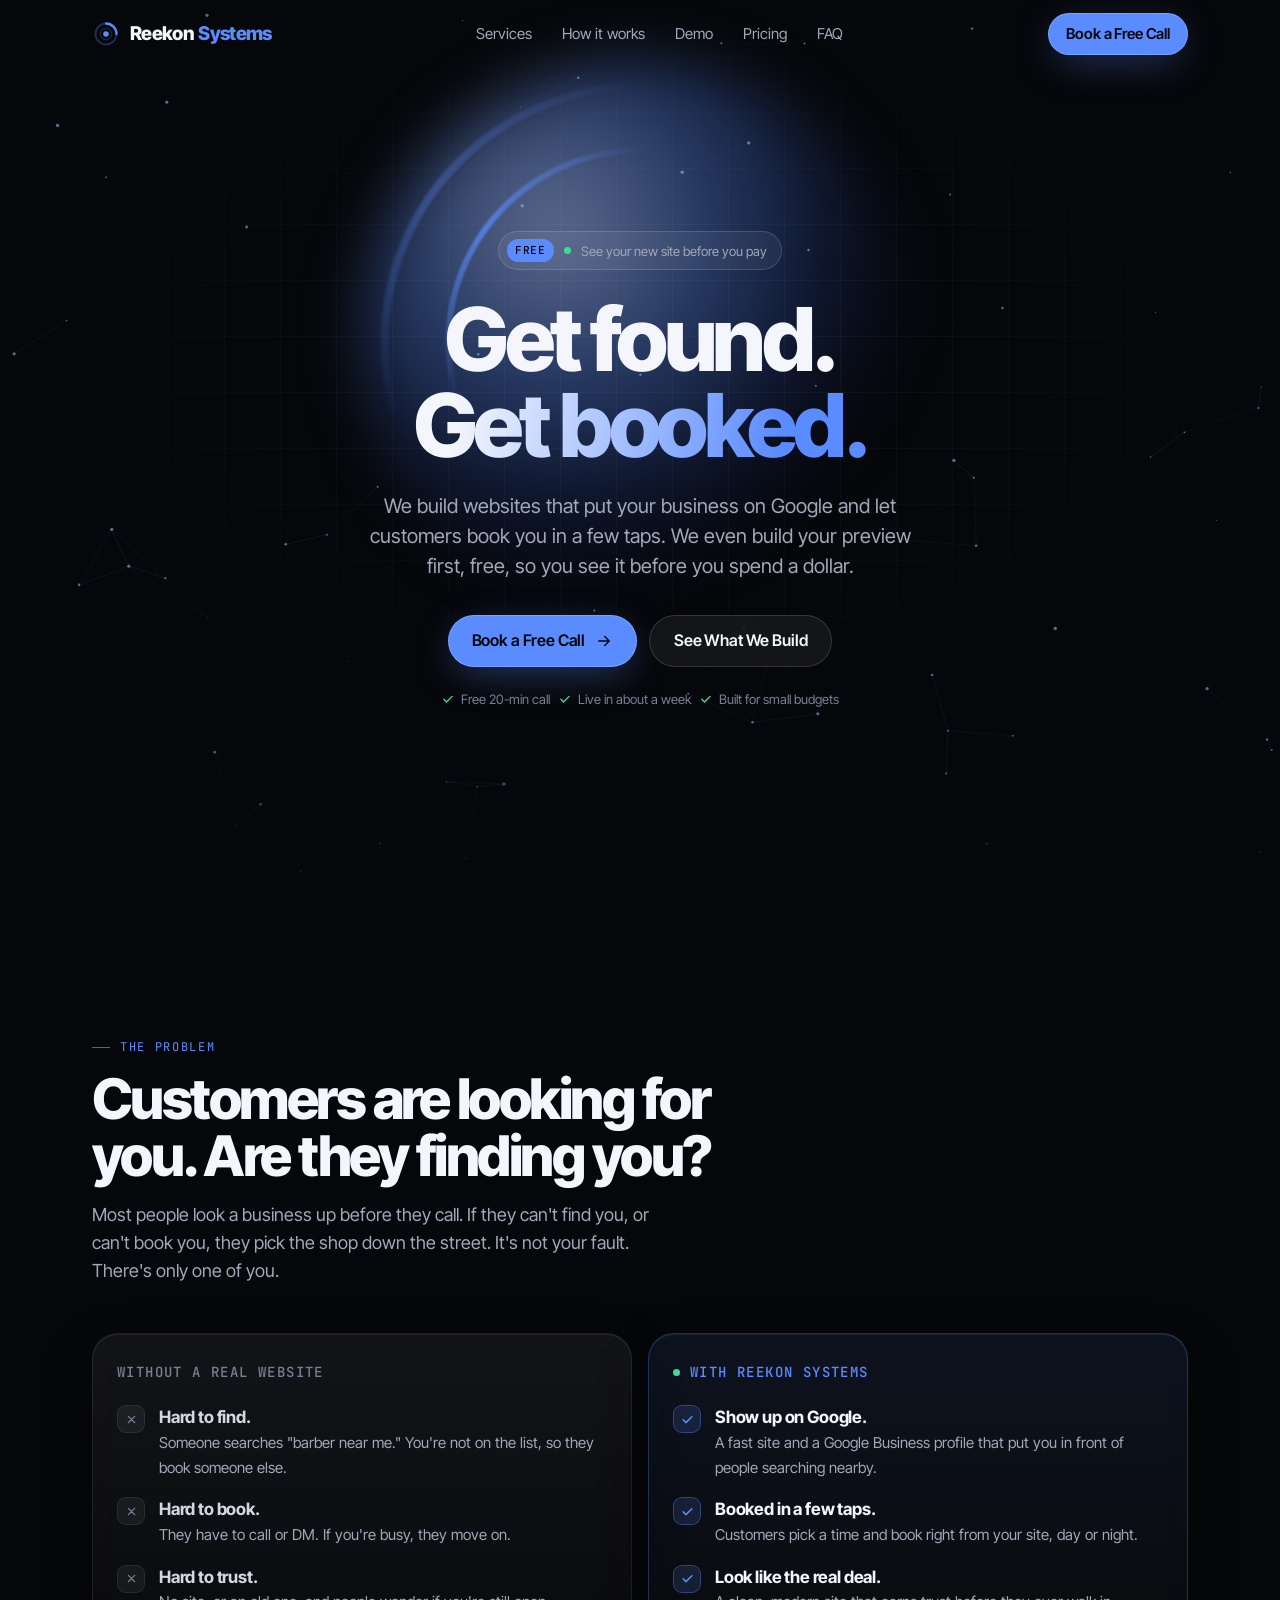
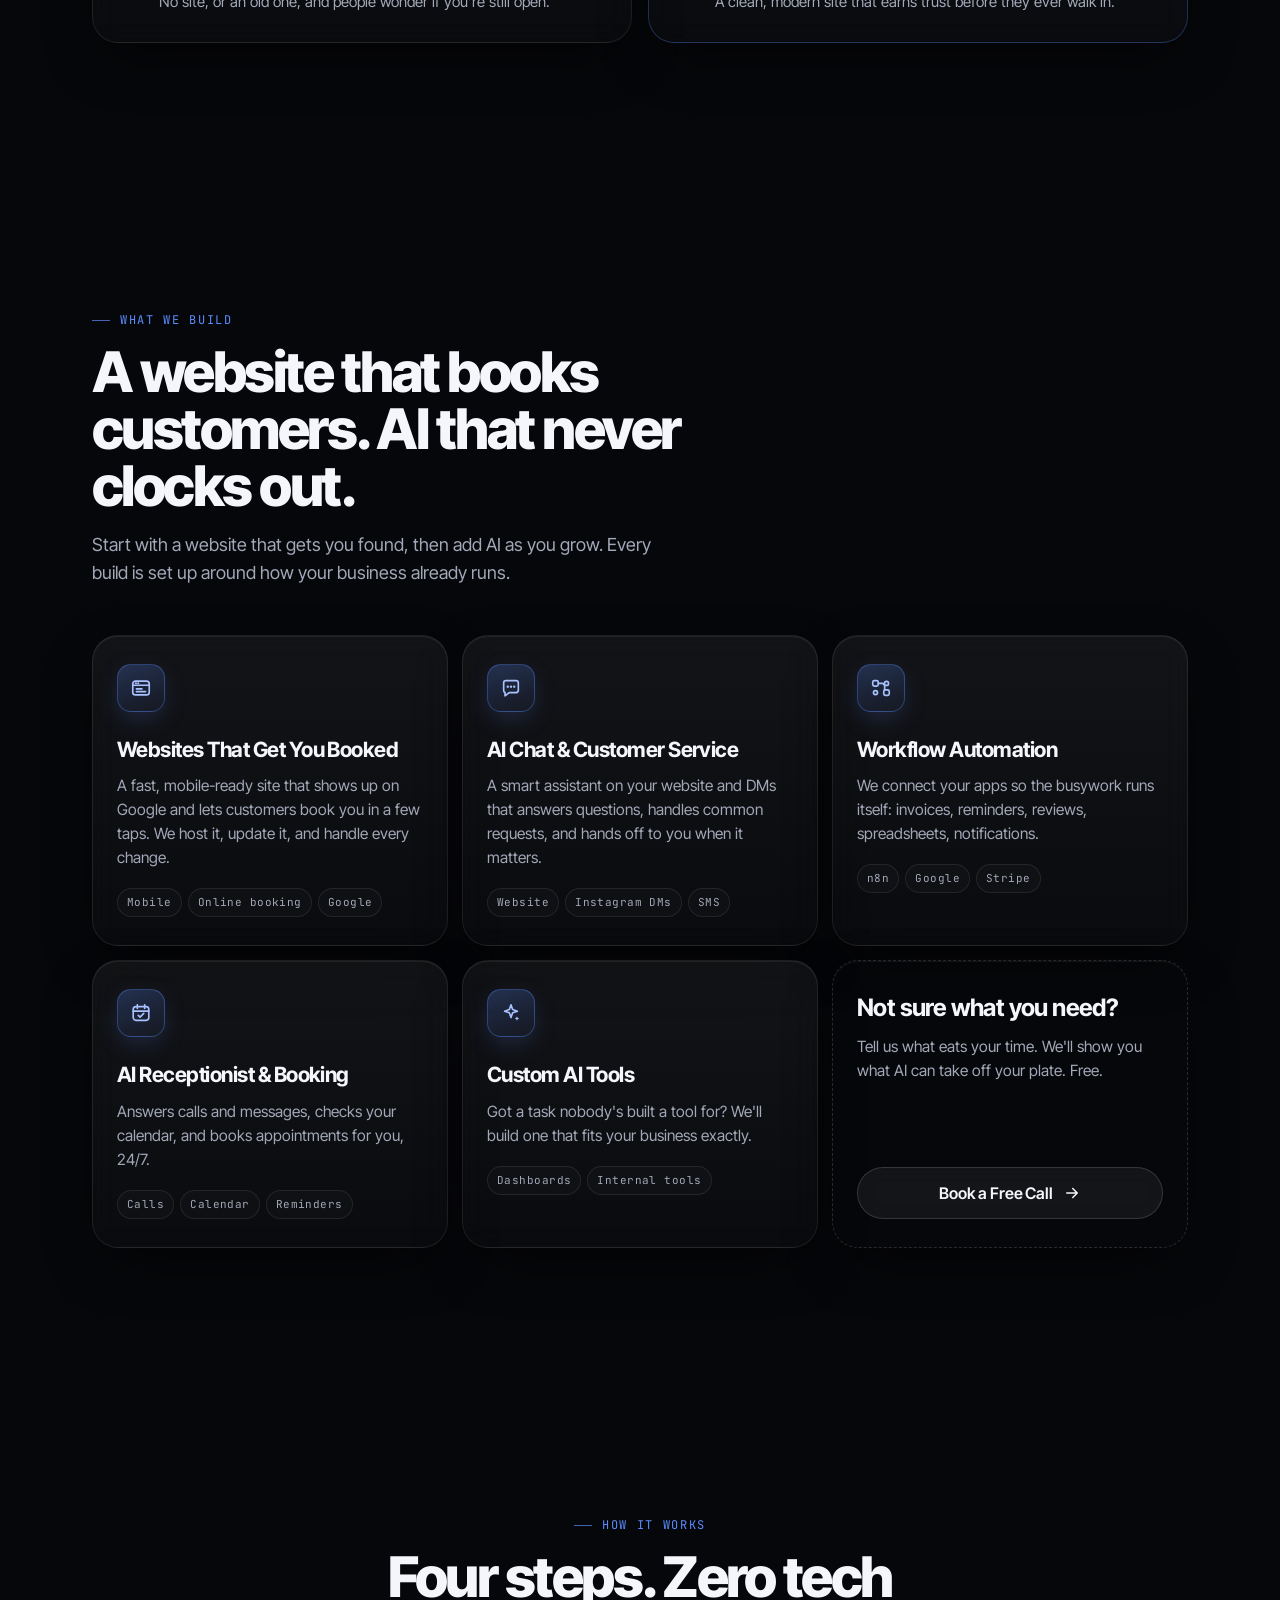
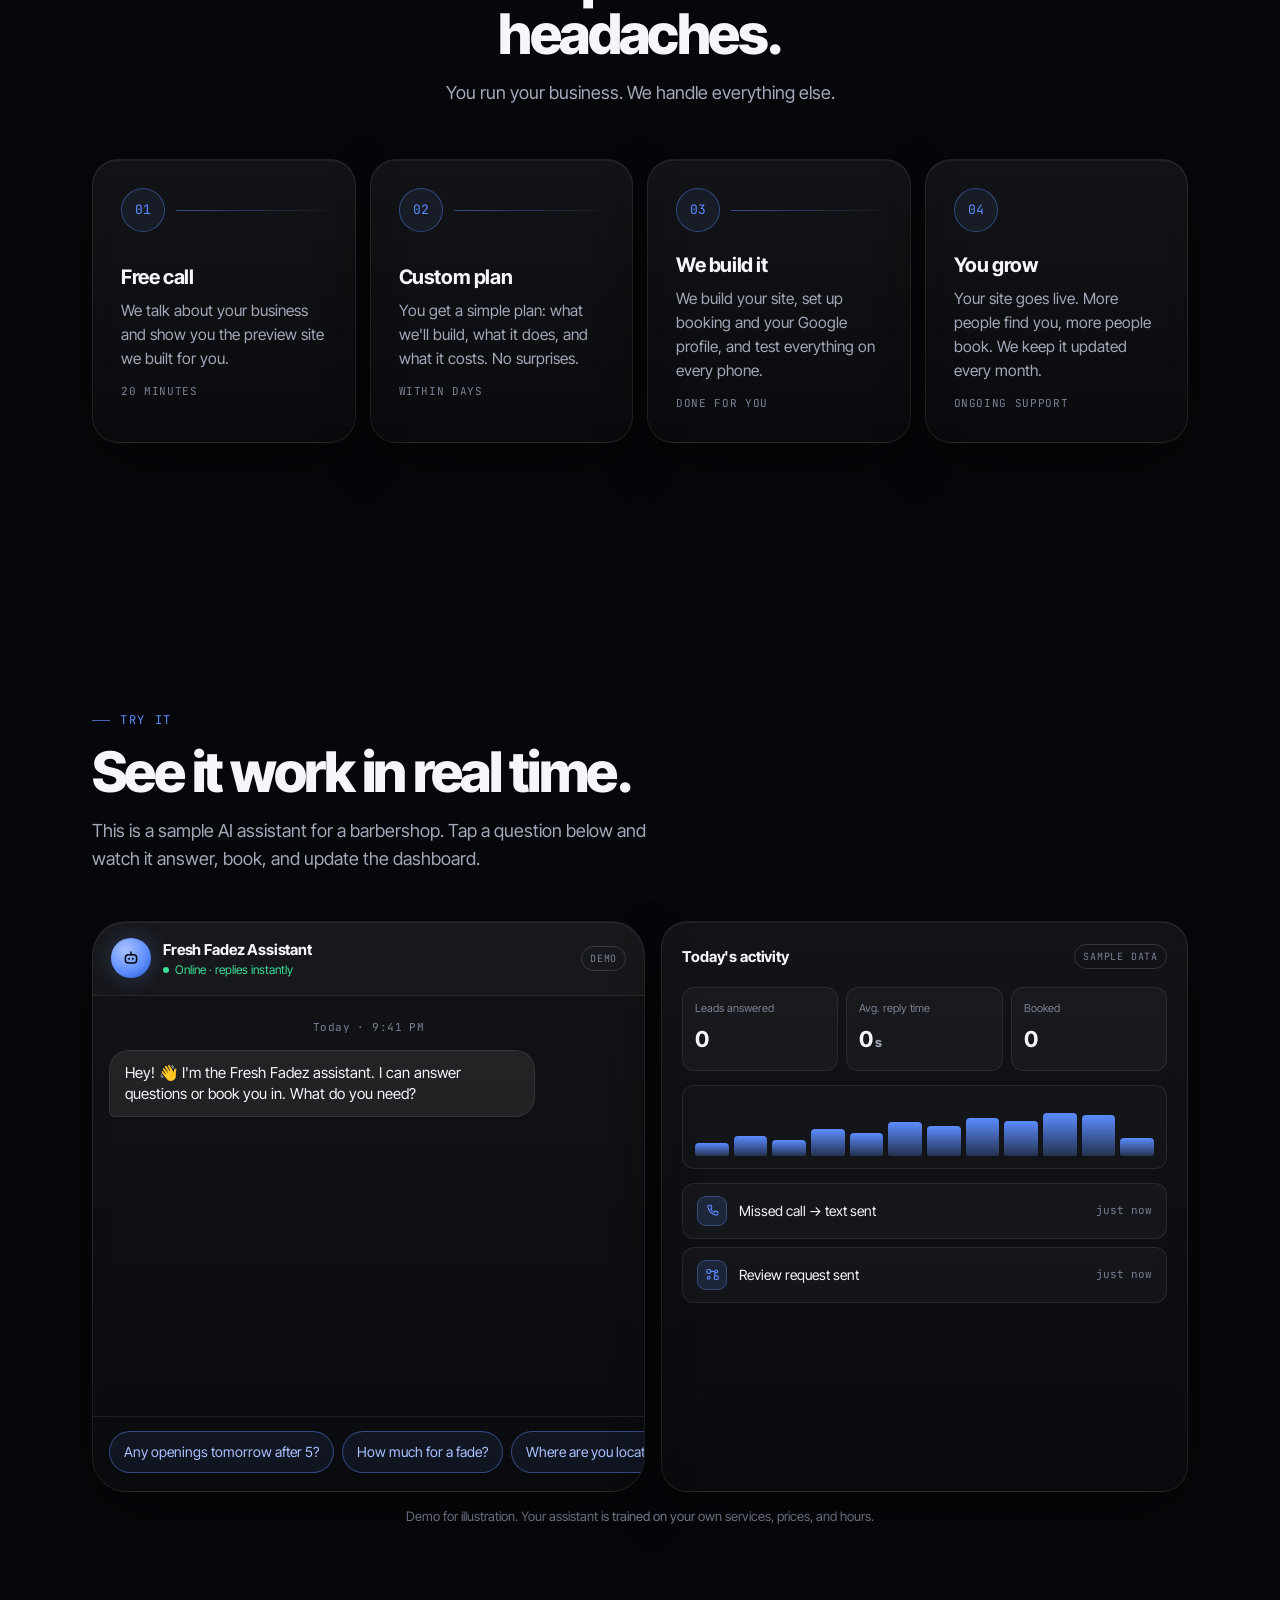
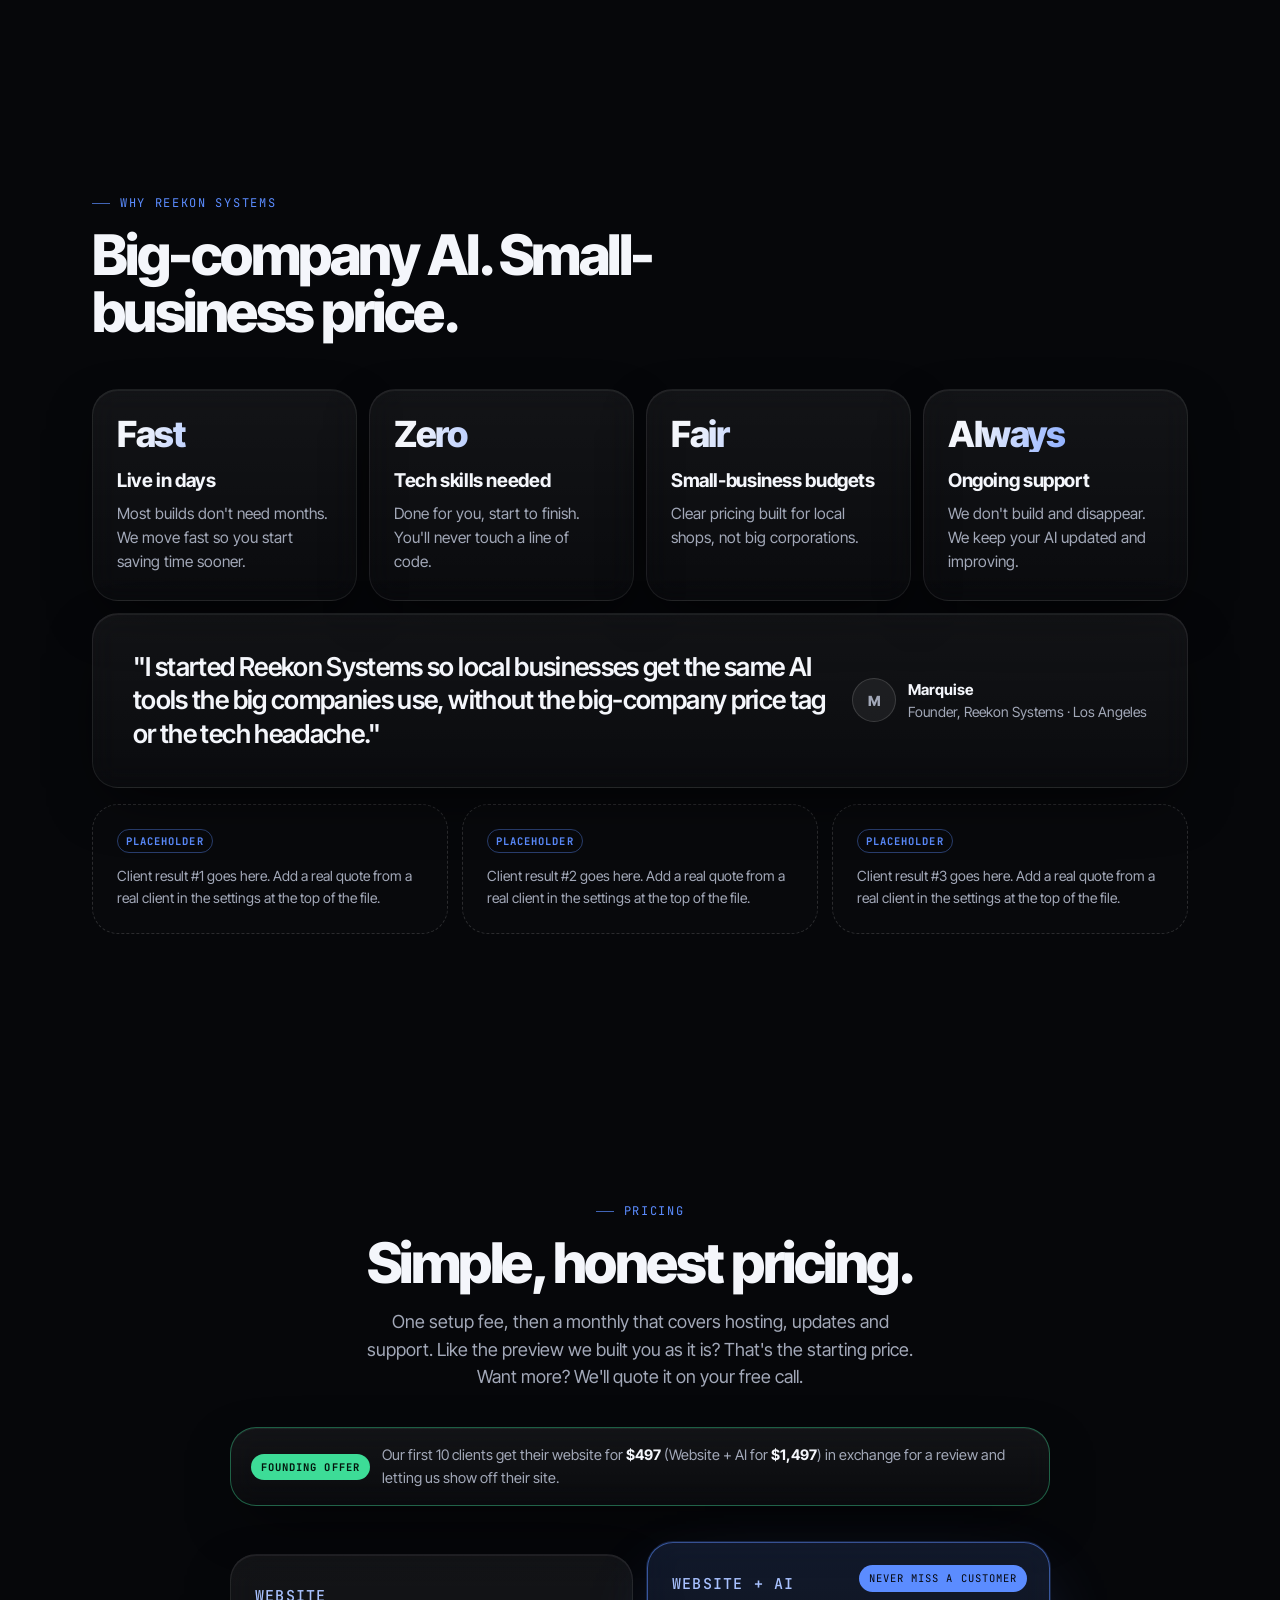
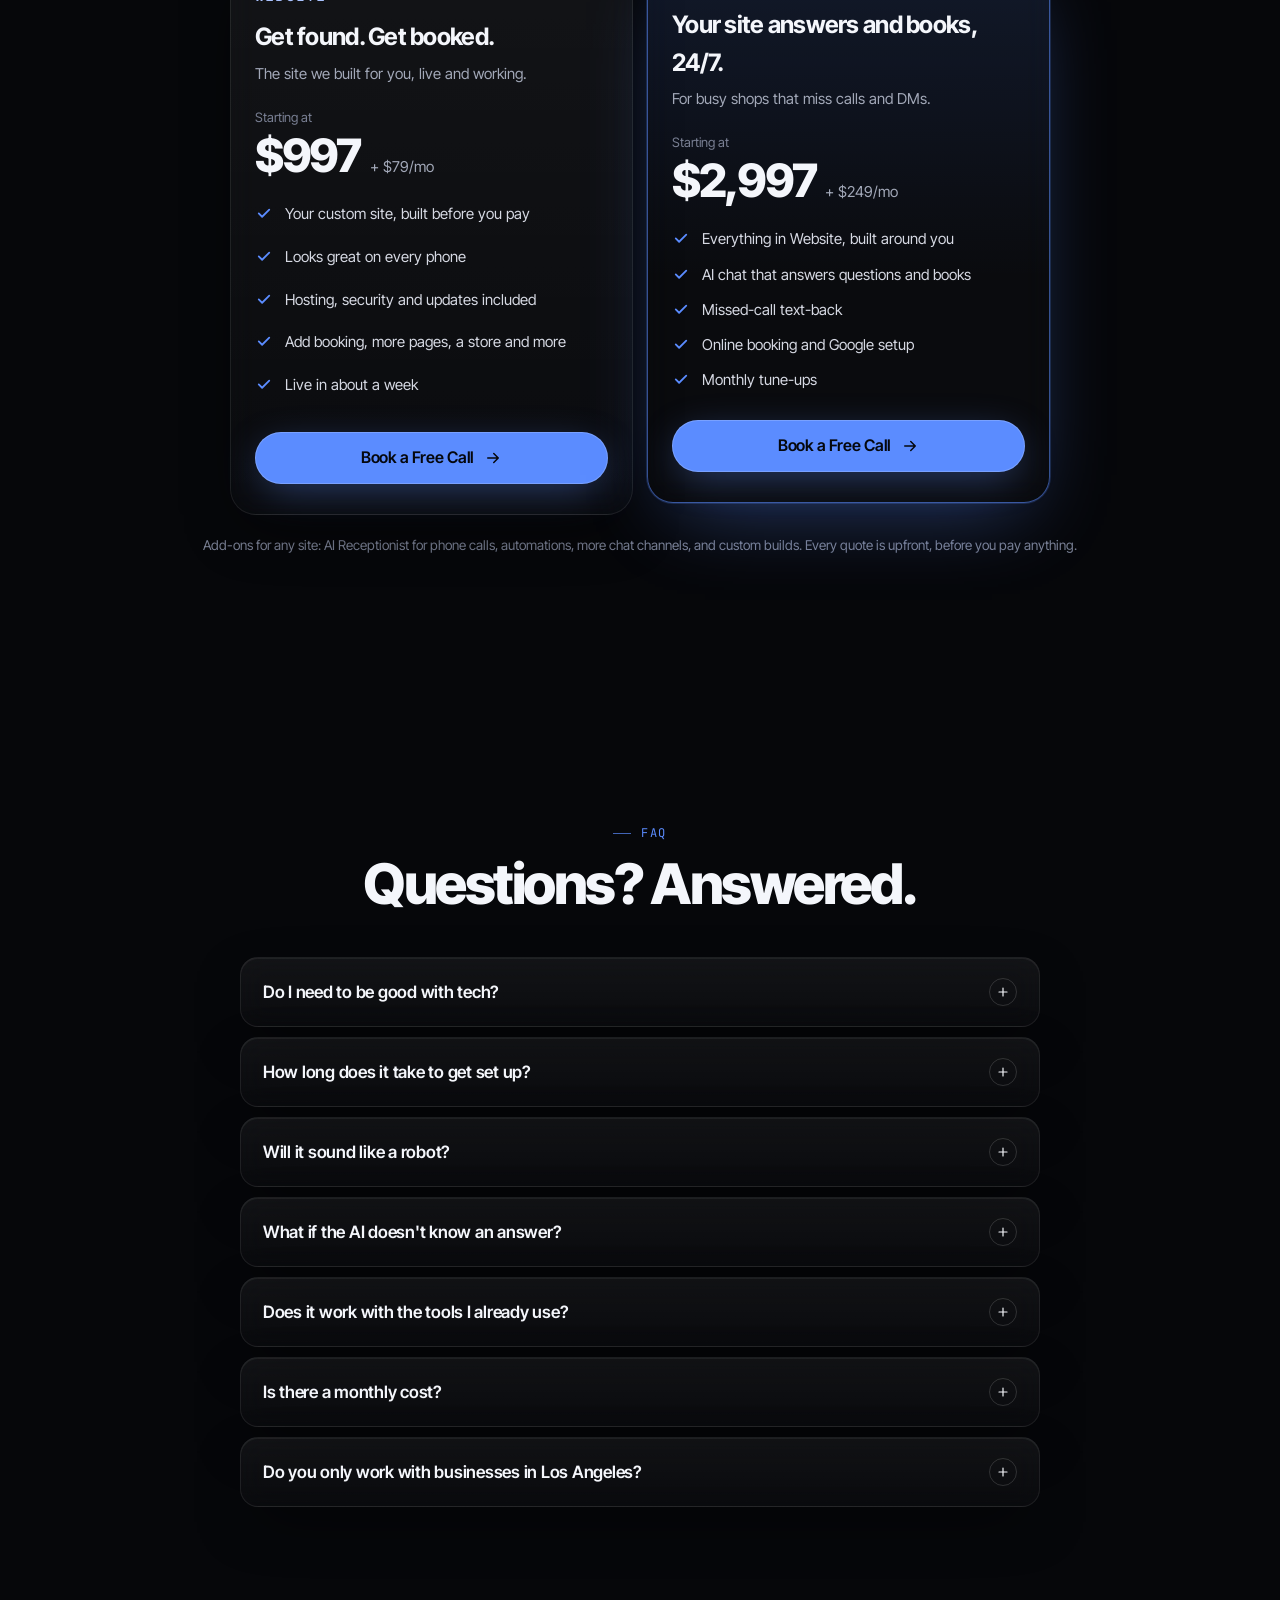
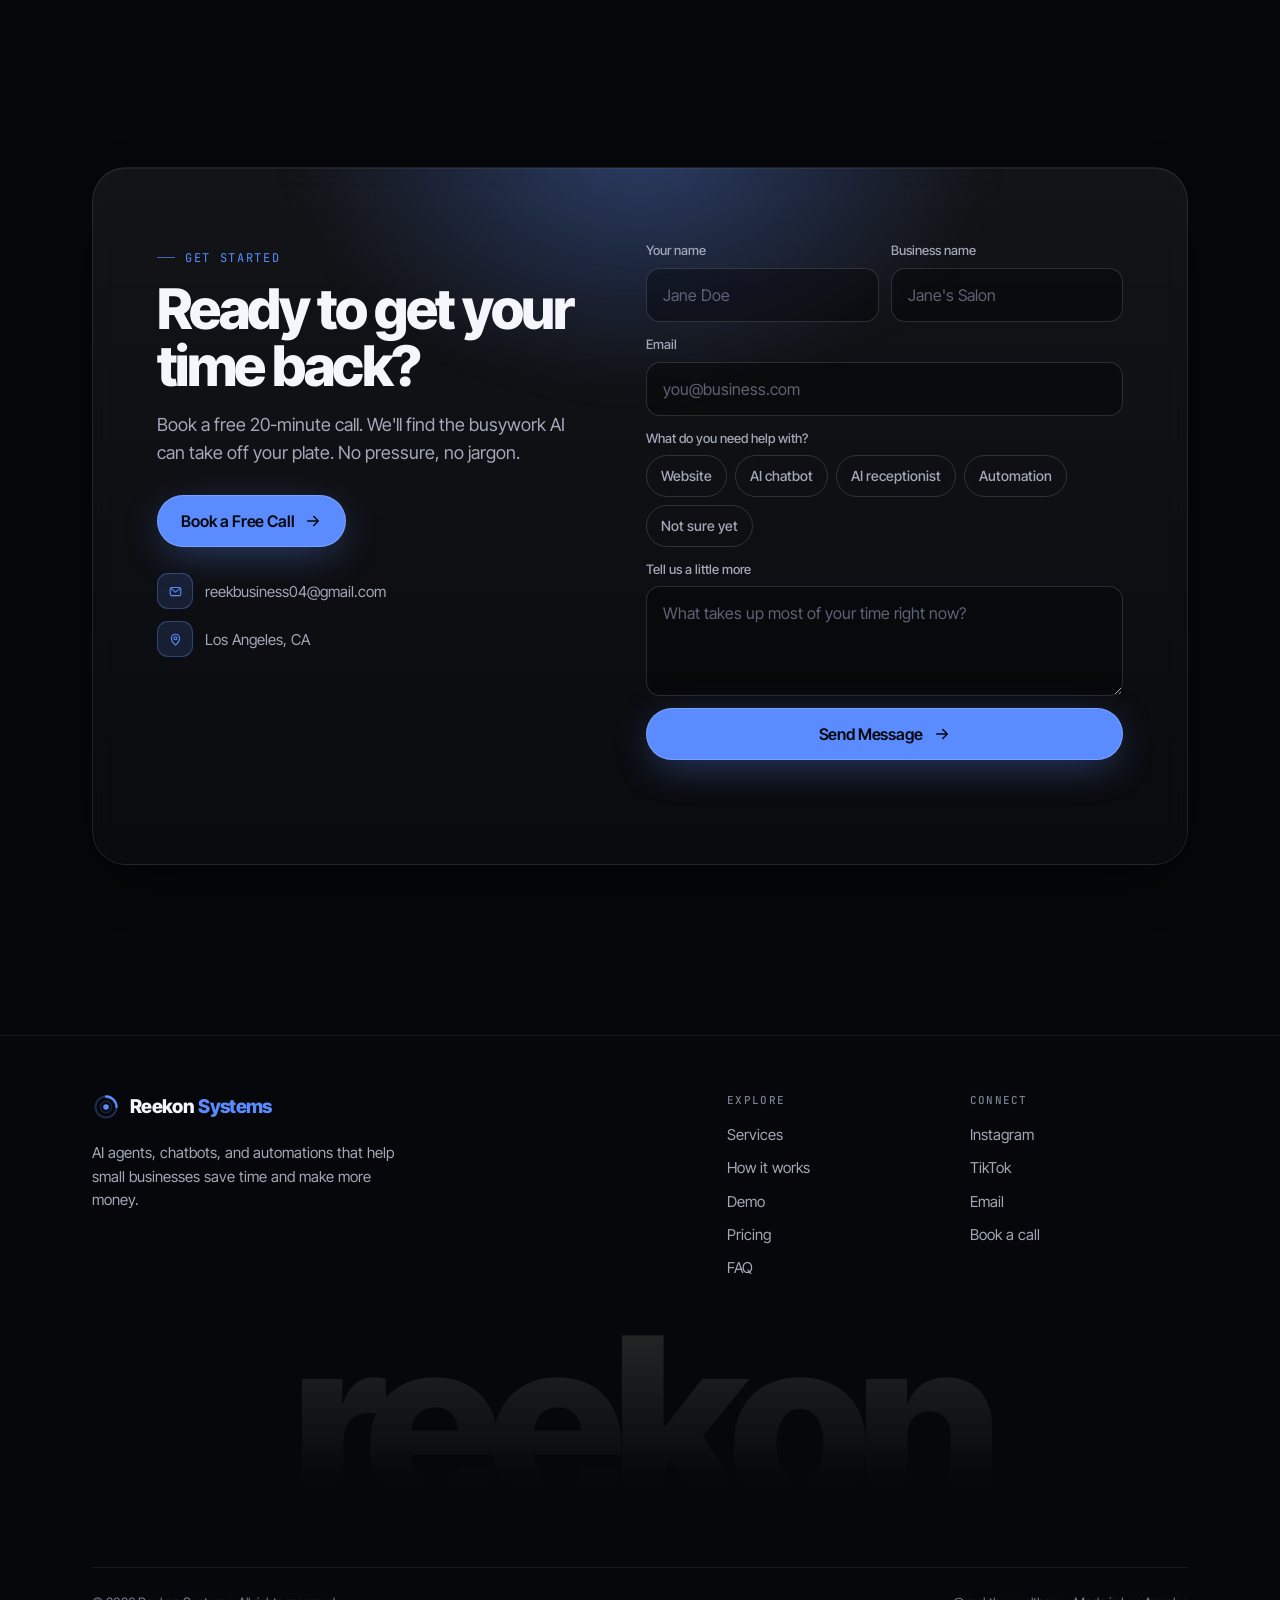
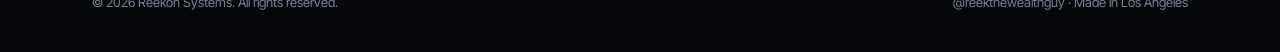
<file: site-old.html>
<!DOCTYPE html>
<html lang="en">
<head>
<meta charset="utf-8"><meta name="robots" content="noindex">
<meta name="viewport" content="width=device-width, initial-scale=1, viewport-fit=cover">

<script>
/* =====================================================================
   ✏️  EDIT YOUR INFO HERE  — this is the only part you need to touch.
   Change the text between the quotes "like this". Keep the quotes and
   the comma at the end of each line. Save, re-upload, done.
   ===================================================================== */
window.SITE = {

  // ---- Contact ----
  email:       "reekbusiness04@gmail.com",            // where form messages + the email link go
  phone:       "",                            // e.g. "(323) 555-0123"  — leave "" to hide it
  city:        "Los Angeles, CA",

  // ---- Booking link (Calendly, Cal.com, Google booking page, etc.) ----
  bookingLink: "https://cal.com/your-link",   // every "Book a Free Call" button goes here

  // ---- Socials ----
  instagram:   "https://instagram.com/reekthewealthguy",
  tiktok:      "https://tiktok.com/@reekthewealthguy",
  handle:      "@reekthewealthguy",

  // ---- Prices (placeholders — change to your real prices) ----
  priceWebsite:        "$997",       // starting setup price
  priceWebsiteMonthly: "+ $79/mo",    // hosting, updates, support
  priceAI:             "$2,997",      // starting setup price
  priceAIMonthly:      "+ $249/mo",
  foundingWebsite:     "$497",        // founding offer, first 10 clients
  foundingAI:          "$1,497",

  // ---- Contact form (optional) ----
  // Leave "" and the form opens the visitor's email app with their message filled in.
  // Or make a free form at formspree.io and paste its link here, e.g. "https://formspree.io/f/abcd1234"
  formEndpoint: "",

  // ---- Testimonials ----
  // Leave the list empty [] to show "coming soon" placeholders.
  // When you have REAL clients, add them like this:
  // { quote: "They answered 40 leads while I slept.", name: "Jane D.", business: "Jane's Salon, Inglewood" },
  testimonials: [
  ],
};
</script>

<!-- ✏️ SEO: change "https://reeksolutions.github.io" below if you get your own domain -->
<title>Reekon Systems | Websites That Get Local Businesses Booked | Los Angeles</title>
<meta name="description" content="Reekon Systems builds websites for local businesses that show up on Google and let customers book in a few taps. We build your preview free, host it, and keep it updated.">
<meta name="theme-color" content="#06070a">
<link rel="canonical" href="https://reeksolutions.github.io/">
<meta property="og:type" content="website">
<meta property="og:site_name" content="Reekon Systems">
<meta property="og:title" content="Reekon Systems | Get found. Get booked.">
<meta property="og:description" content="Websites for local businesses that show up on Google and get customers booked. See your free preview first.">
<meta property="og:url" content="https://reeksolutions.github.io/">
<meta property="og:image" content="https://reeksolutions.github.io/og-image.png">
<meta name="twitter:card" content="summary_large_image">
<meta name="twitter:title" content="Reekon Systems | Get found. Get booked.">
<meta name="twitter:description" content="Websites for local businesses that show up on Google and get customers booked.">
<meta name="twitter:image" content="https://reeksolutions.github.io/og-image.png">
<link rel="icon" href="data:image/svg+xml,%3Csvg xmlns='http://www.w3.org/2000/svg' viewBox='0 0 32 32'%3E%3Crect width='32' height='32' rx='9' fill='%2306070a'/%3E%3Ccircle cx='16' cy='16' r='9' fill='none' stroke='%235b8cff' stroke-opacity='.35' stroke-width='2'/%3E%3Cpath d='M16 7a9 9 0 0 1 9 9' fill='none' stroke='%235b8cff' stroke-width='2.4' stroke-linecap='round'/%3E%3Ccircle cx='16' cy='16' r='3' fill='%235b8cff'/%3E%3C/svg%3E">
<script type="application/ld+json">
{"@context":"https://schema.org","@type":"ProfessionalService","name":"Reekon Systems","description":"Websites, online booking, and automation for small and local businesses.","areaServed":"United States","address":{"@type":"PostalAddress","addressLocality":"Los Angeles","addressRegion":"CA","addressCountry":"US"},"founder":{"@type":"Person","name":"Marquise"},"url":"https://reeksolutions.github.io/"}
</script>

<link rel="preconnect" href="https://fonts.googleapis.com">
<link rel="preconnect" href="https://fonts.gstatic.com" crossorigin>
<link href="https://fonts.googleapis.com/css2?family=Inter+Tight:wght@400;500;600;700;800&family=JetBrains+Mono:wght@500&display=swap" rel="stylesheet">

<style>
:root{
  --bg:#06070a;
  --bg-2:#0b0d13;
  --glass:rgba(255,255,255,.035);
  --glass-2:rgba(255,255,255,.06);
  --line:rgba(255,255,255,.08);
  --line-2:rgba(255,255,255,.14);
  --ink:#f4f6fb;
  --muted:#a2a8b8;
  --dim:#7a8094;
  --accent:#5b8cff;
  --accent-2:#a9c2ff;
  --accent-ink:#05070d;
  --glow:rgba(91,140,255,.45);
  --ok:#3ddc97;
  --r-sm:12px; --r-md:18px; --r-lg:26px; --r-xl:34px;
  --max:1160px;
  --pad:20px;
  --font:"Inter Tight",Inter,system-ui,-apple-system,"Segoe UI",sans-serif;
  --mono:"JetBrains Mono",ui-monospace,Menlo,monospace;
  --shadow:0 1px 0 rgba(255,255,255,.06) inset,0 20px 60px -20px rgba(0,0,0,.8);
  --ease:cubic-bezier(.2,.7,.2,1);
}
*{box-sizing:border-box;margin:0;padding:0}
html{scroll-behavior:smooth;-webkit-text-size-adjust:100%}
body{background:var(--bg);color:var(--ink);font-family:var(--font);font-size:16px;line-height:1.55;-webkit-font-smoothing:antialiased;overflow-x:hidden}
img,svg{display:block}
[hidden]{display:none!important}
a{color:inherit;text-decoration:none}
button,input,textarea,select{font:inherit;color:inherit}
::selection{background:var(--accent);color:var(--accent-ink)}
.wrap{width:100%;max-width:var(--max);margin:0 auto;padding:0 var(--pad)}
.skip{position:absolute;left:-999px}
.skip:focus{left:12px;top:12px;z-index:99;background:var(--ink);color:var(--bg);padding:8px 12px;border-radius:8px}
:focus-visible{outline:2px solid var(--accent);outline-offset:3px;border-radius:6px}

/* ---------- logo ---------- */
.logo{display:inline-flex;align-items:center;gap:10px;font-weight:800;font-size:19px;letter-spacing:-.035em}
.logo svg{width:28px;height:28px;flex:none}
.logo .ai{color:var(--accent);margin-left:.22em}
.logo .sweep{transform-origin:16px 16px;animation:sweep 6s linear infinite}
@keyframes sweep{to{transform:rotate(360deg)}}

/* ---------- buttons ---------- */
.btn{position:relative;display:inline-flex;align-items:center;justify-content:center;gap:10px;height:52px;padding:0 24px;border-radius:999px;font-weight:600;font-size:16px;letter-spacing:-.01em;cursor:pointer;border:0;transition:transform .25s var(--ease),box-shadow .25s var(--ease),background .25s;white-space:nowrap}
.btn svg{width:18px;height:18px;transition:transform .25s var(--ease)}
.btn:hover svg{transform:translateX(3px)}
.btn-primary{background:var(--accent);color:var(--accent-ink);box-shadow:0 0 0 1px rgba(255,255,255,.18) inset,0 10px 40px -8px var(--glow)}
.btn-primary:hover{transform:translateY(-2px);box-shadow:0 0 0 1px rgba(255,255,255,.25) inset,0 16px 50px -6px var(--glow)}
.btn-ghost{background:var(--glass-2);border:1px solid var(--line-2);color:var(--ink);backdrop-filter:blur(10px);-webkit-backdrop-filter:blur(10px)}
.btn-ghost:hover{background:rgba(255,255,255,.1);transform:translateY(-2px)}
.btn-sm{height:42px;padding:0 18px;font-size:15px}
.btn-block{width:100%}

/* ---------- nav ---------- */
.nav{position:fixed;inset:0 0 auto 0;z-index:50;transition:background .3s,border-color .3s;border-bottom:1px solid transparent}
.nav.scrolled{background:rgba(6,7,10,.72);backdrop-filter:blur(16px) saturate(140%);-webkit-backdrop-filter:blur(16px) saturate(140%);border-bottom-color:var(--line)}
.nav .wrap{display:flex;align-items:center;justify-content:space-between;height:68px}
.nav-links{display:none;gap:30px;font-size:15px;color:var(--muted)}
.nav-links a:hover{color:var(--ink)}
.nav-cta{display:none}
.menu-btn{width:44px;height:44px;border-radius:12px;border:1px solid var(--line-2);background:var(--glass);display:flex;flex-direction:column;align-items:center;justify-content:center;cursor:pointer}
.menu-btn span{display:block;width:18px;height:2px;background:var(--ink);border-radius:2px;transition:transform .3s var(--ease),opacity .2s}
.menu-btn span+span{margin-top:5px}
.menu-btn[aria-expanded="true"] span:first-child{transform:translateY(3.5px) rotate(45deg)}
.menu-btn[aria-expanded="true"] span:last-child{transform:translateY(-3.5px) rotate(-45deg)}
.mobile-menu{position:fixed;inset:68px 0 auto 0;z-index:49;background:rgba(6,7,10,.96);backdrop-filter:blur(16px);-webkit-backdrop-filter:blur(16px);border-bottom:1px solid var(--line);padding:12px var(--pad) 24px;display:none}
.mobile-menu.open{display:block;animation:drop .3s var(--ease)}
.mobile-menu a:not(.btn){display:block;padding:14px 0;font-size:20px;font-weight:600;border-bottom:1px solid var(--line)}
.mobile-menu .btn{margin-top:20px}
@keyframes drop{from{opacity:0;transform:translateY(-8px)}}

/* ---------- hero ---------- */
.hero{position:relative;min-height:100svh;display:flex;align-items:center;padding:110px 0 70px;overflow:hidden;isolation:isolate}
.hero-bg{position:absolute;inset:0;z-index:-1;pointer-events:none}
.hero-bg canvas{position:absolute;inset:0;width:100%;height:100%;opacity:.75}
.grid-lines{position:absolute;inset:0;background-image:linear-gradient(var(--line) 1px,transparent 1px),linear-gradient(90deg,var(--line) 1px,transparent 1px);background-size:56px 56px;mask-image:radial-gradient(ellipse 70% 55% at 50% 40%,#000 20%,transparent 75%);-webkit-mask-image:radial-gradient(ellipse 70% 55% at 50% 40%,#000 20%,transparent 75%);opacity:.5}
.orb{position:absolute;left:50%;top:38%;width:min(560px,120vw);aspect-ratio:1;transform:translate(-50%,-50%);border-radius:50%;
  background:radial-gradient(circle at 35% 30%,rgba(169,194,255,.55),rgba(91,140,255,.35) 30%,rgba(40,80,200,.12) 55%,transparent 70%);
  filter:blur(30px);animation:float 12s ease-in-out infinite}
.orb-ring{position:absolute;left:50%;top:38%;width:min(420px,88vw);aspect-ratio:1;transform:translate(-50%,-50%);border-radius:50%;
  background:conic-gradient(from 0deg,transparent 0 70%,rgba(91,140,255,.9) 85%,transparent 100%);
  -webkit-mask:radial-gradient(circle,transparent 63%,#000 64%,#000 65%,transparent 66%);mask:radial-gradient(circle,transparent 63%,#000 64%,#000 65%,transparent 66%);
  animation:spin 9s linear infinite;opacity:.8}
.orb-ring.two{width:min(560px,118vw);animation-duration:16s;animation-direction:reverse;opacity:.35}
@keyframes float{50%{transform:translate(-50%,-54%) scale(1.06)}}
@keyframes spin{to{transform:translate(-50%,-50%) rotate(360deg)}}
.hero-fade{position:absolute;inset:auto 0 0 0;height:180px;background:linear-gradient(transparent,var(--bg))}
.hero-inner{text-align:center;max-width:880px;margin:0 auto}
.pill{display:inline-flex;align-items:center;gap:10px;padding:7px 14px 7px 8px;border-radius:999px;background:var(--glass-2);border:1px solid var(--line-2);font-size:13px;color:var(--muted);backdrop-filter:blur(10px);-webkit-backdrop-filter:blur(10px)}
.pill b{font-family:var(--mono);font-weight:500;font-size:11px;letter-spacing:.06em;text-transform:uppercase;color:var(--accent-ink);background:var(--accent);padding:3px 8px;border-radius:999px}
.live-dot{width:7px;height:7px;border-radius:50%;background:var(--ok);box-shadow:0 0 0 0 rgba(61,220,151,.6);animation:ping 2s infinite}
@keyframes ping{70%{box-shadow:0 0 0 8px rgba(61,220,151,0)}100%{box-shadow:0 0 0 0 rgba(61,220,151,0)}}
h1{margin:26px auto 0;font-size:clamp(42px,11vw,88px);line-height:.98;letter-spacing:-.05em;font-weight:800;max-width:14ch}
.grad{background:linear-gradient(100deg,var(--ink) 10%,var(--accent-2) 45%,var(--accent) 80%);-webkit-background-clip:text;background-clip:text;color:transparent}
.lead{margin:22px auto 0;max-width:580px;font-size:clamp(17px,4.4vw,20px);color:var(--muted);line-height:1.5}
.hero-ctas{margin-top:34px;display:flex;flex-direction:column;gap:12px;align-items:stretch;max-width:360px;margin-inline:auto}
.hero-note{margin-top:22px;font-size:13px;color:var(--dim);display:flex;gap:8px;justify-content:center;flex-wrap:wrap}
.hero-note span{display:inline-flex;align-items:center;gap:6px}
.hero-note svg{width:14px;height:14px;color:var(--ok)}

/* ---------- sections ---------- */
section{position:relative}
.sec{padding:96px 0}
.eyebrow{font-family:var(--mono);font-size:12px;letter-spacing:.14em;text-transform:uppercase;color:var(--accent);display:inline-flex;align-items:center;gap:10px}
.eyebrow::before{content:"";width:18px;height:1px;background:currentColor;opacity:.7}
h2{margin-top:14px;font-size:clamp(32px,8vw,56px);line-height:1.02;letter-spacing:-.045em;font-weight:800;max-width:18ch}
.sec-sub{margin-top:16px;color:var(--muted);font-size:clamp(16px,4vw,18px);max-width:560px}
.center{text-align:center}
.center h2,.center .sec-sub{margin-inline:auto}
.glass{position:relative;background:linear-gradient(180deg,rgba(255,255,255,.055),rgba(255,255,255,.02));border:1px solid var(--line);border-radius:var(--r-lg);box-shadow:var(--shadow);backdrop-filter:blur(14px);-webkit-backdrop-filter:blur(14px)}
.spot{overflow:hidden}
.spot::after{content:"";position:absolute;inset:0;border-radius:inherit;pointer-events:none;opacity:0;transition:opacity .3s;background:radial-gradient(380px circle at var(--mx,50%) var(--my,50%),rgba(91,140,255,.14),transparent 60%)}
.spot:hover::after{opacity:1}

/* reveal */
.rv{opacity:0;transform:translateY(26px);transition:opacity .8s var(--ease),transform .8s var(--ease)}
.rv.in{opacity:1;transform:none}
.rv.d1{transition-delay:.08s}.rv.d2{transition-delay:.16s}.rv.d3{transition-delay:.24s}.rv.d4{transition-delay:.32s}

/* ---------- problem / solution ---------- */
.ps{margin-top:48px;display:grid;gap:16px}
.ps-card{padding:28px 24px}
.ps-card h3{font-size:14px;font-family:var(--mono);font-weight:500;letter-spacing:.1em;text-transform:uppercase;color:var(--dim);display:flex;align-items:center;gap:10px}
.ps-card.after h3{color:var(--accent)}
.ps-card ul{list-style:none;margin-top:22px;display:grid;gap:18px}
.ps-card li{display:grid;grid-template-columns:28px 1fr;gap:14px;align-items:start;font-size:17px;line-height:1.45}
.ps-card li b{display:block;font-weight:700;letter-spacing:-.01em}
.ps-card li span{color:var(--muted);font-size:15px}
.ic{width:28px;height:28px;border-radius:9px;display:grid;place-items:center;flex:none}
.ic svg{width:15px;height:15px}
.ic.bad{background:rgba(255,255,255,.05);color:var(--dim);border:1px solid var(--line)}
.ic.good{background:rgba(91,140,255,.14);color:var(--accent);border:1px solid rgba(91,140,255,.35)}
.ps-card.after{border-color:rgba(91,140,255,.28);background:linear-gradient(180deg,rgba(91,140,255,.09),rgba(255,255,255,.02))}
.ps-card.before li b{color:#d4d7e0}

/* ---------- services ---------- */
.svc-grid{margin-top:48px;display:grid;gap:14px}
.svc{padding:28px 24px;transition:transform .35s var(--ease),border-color .35s}
.svc:hover{transform:translateY(-4px);border-color:rgba(91,140,255,.4)}
.svc-ic{width:48px;height:48px;border-radius:14px;display:grid;place-items:center;background:linear-gradient(160deg,rgba(91,140,255,.25),rgba(91,140,255,.05));border:1px solid rgba(91,140,255,.35);color:var(--accent-2);box-shadow:0 8px 30px -10px var(--glow)}
.svc-ic svg{width:22px;height:22px}
.svc h3{margin-top:22px;font-size:21px;letter-spacing:-.025em;font-weight:700}
.svc p{margin-top:8px;color:var(--muted);font-size:15.5px}
.svc .tags{margin-top:18px;display:flex;flex-wrap:wrap;gap:6px}
.tag{font-family:var(--mono);font-size:11px;letter-spacing:.04em;color:var(--muted);padding:5px 9px;border-radius:999px;border:1px solid var(--line);background:rgba(255,255,255,.02)}
.svc.cta-card{display:flex;flex-direction:column;justify-content:space-between;gap:24px;border-style:dashed;border-color:var(--line-2);background:transparent;backdrop-filter:none}
.svc.cta-card h3{margin-top:0;font-size:24px}

/* ---------- steps ---------- */
.steps{margin-top:52px;display:grid;gap:14px;counter-reset:s}
.step{padding:26px 24px;display:grid;grid-template-columns:auto 1fr;gap:18px;align-items:start}
.step-n{font-family:var(--mono);font-size:13px;color:var(--accent);width:44px;height:44px;border-radius:50%;display:grid;place-items:center;border:1px solid rgba(91,140,255,.4);background:rgba(91,140,255,.08);position:relative}
.step h3{font-size:20px;letter-spacing:-.02em;font-weight:700}
.step p{margin-top:6px;color:var(--muted);font-size:15.5px}
.step .when{display:inline-block;margin-top:12px;font-family:var(--mono);font-size:11px;letter-spacing:.06em;text-transform:uppercase;color:var(--dim)}

/* ---------- demo ---------- */
.demo{margin-top:48px;display:grid;gap:16px}
.phone{padding:0;overflow:hidden;border-radius:var(--r-xl)}
.phone-top{display:flex;align-items:center;gap:12px;padding:16px 18px;border-bottom:1px solid var(--line);background:rgba(255,255,255,.02)}
.avatar{width:40px;height:40px;border-radius:50%;display:grid;place-items:center;background:radial-gradient(circle at 35% 30%,var(--accent-2),var(--accent) 60%,#2448b8);box-shadow:0 0 24px -4px var(--glow);flex:none}
.avatar svg{width:18px;height:18px;color:var(--accent-ink)}
.phone-top .who b{display:block;font-size:15px;letter-spacing:-.01em}
.phone-top .who span{font-size:12px;color:var(--ok);display:flex;align-items:center;gap:6px}
.phone-top .who span i{width:6px;height:6px;border-radius:50%;background:var(--ok)}
.sample{margin-left:auto;font-family:var(--mono);font-size:10px;letter-spacing:.08em;text-transform:uppercase;color:var(--dim);border:1px solid var(--line-2);padding:4px 8px;border-radius:999px;white-space:nowrap}
.chat{height:380px;overflow-y:auto;padding:20px 16px;display:flex;flex-direction:column;gap:10px;scroll-behavior:smooth;scrollbar-width:none}
.chat::-webkit-scrollbar{display:none}
.msg{max-width:82%;padding:11px 15px;border-radius:20px;font-size:15px;line-height:1.42;animation:pop .35s var(--ease)}
.msg.them{align-self:flex-end;background:var(--accent);color:var(--accent-ink);border-bottom-right-radius:6px;font-weight:500}
.msg.ai{align-self:flex-start;background:rgba(255,255,255,.07);border:1px solid var(--line);border-bottom-left-radius:6px}
.msg.sys{align-self:center;font-family:var(--mono);font-size:11px;color:var(--dim);background:none;padding:4px;letter-spacing:.04em}
.typing{display:inline-flex;gap:4px;padding:14px 16px}
.typing i{width:6px;height:6px;border-radius:50%;background:var(--muted);animation:bounce 1.2s infinite}
.typing i:nth-child(2){animation-delay:.15s}.typing i:nth-child(3){animation-delay:.3s}
@keyframes bounce{0%,60%,100%{transform:none;opacity:.5}30%{transform:translateY(-4px);opacity:1}}
@keyframes pop{from{opacity:0;transform:translateY(8px) scale(.98)}}
.chips{display:flex;gap:8px;padding:14px 16px 18px;border-top:1px solid var(--line);overflow-x:auto;scrollbar-width:none;min-height:70px;align-items:center}
.chips::-webkit-scrollbar{display:none}
.chip{flex:none;padding:9px 14px;border-radius:999px;border:1px solid rgba(91,140,255,.45);background:rgba(91,140,255,.08);color:var(--accent-2);font-size:14px;cursor:pointer;transition:background .2s,transform .2s}
.chip:hover{background:rgba(91,140,255,.18);transform:translateY(-1px)}
.chip:disabled{opacity:.4;cursor:default;transform:none}
.dash{padding:22px 20px}
.dash-head{display:flex;justify-content:space-between;align-items:center;gap:10px}
.dash-head b{font-size:15px;letter-spacing:-.01em}
.stats{margin-top:18px;display:grid;grid-template-columns:repeat(3,1fr);gap:8px}
.stat{padding:14px 12px;border-radius:var(--r-sm);background:rgba(255,255,255,.03);border:1px solid var(--line)}
.stat small{display:block;font-size:11px;color:var(--dim);line-height:1.25}
.stat strong{display:block;margin-top:6px;font-size:22px;letter-spacing:-.03em;font-variant-numeric:tabular-nums}
.stat strong em{font-style:normal;font-size:13px;color:var(--muted);margin-left:2px}
.bars{margin-top:14px;height:84px;display:flex;align-items:flex-end;gap:5px;padding:12px;border-radius:var(--r-sm);background:rgba(255,255,255,.02);border:1px solid var(--line)}
.bars i{flex:1;border-radius:4px 4px 2px 2px;background:linear-gradient(180deg,var(--accent),rgba(91,140,255,.25));height:10%;transition:height 1s var(--ease)}
.feed{margin-top:14px;display:grid;gap:8px}
.feed-item{display:flex;align-items:center;gap:12px;padding:12px 14px;border-radius:var(--r-sm);background:rgba(255,255,255,.03);border:1px solid var(--line);font-size:14px;animation:pop .4s var(--ease)}
.feed-item .ic{width:30px;height:30px}
.feed-item small{margin-left:auto;font-family:var(--mono);font-size:11px;color:var(--dim);white-space:nowrap}
.demo-note{margin-top:14px;font-size:13px;color:var(--dim);text-align:center}

/* ---------- why ---------- */
.why{margin-top:48px;display:grid;grid-template-columns:1fr 1fr;gap:12px}
.founder{grid-column:1/-1}
.why-card{padding:22px 18px}
@media (min-width:700px){.why-card{padding:26px 24px}}
.why-card .big{font-size:clamp(26px,7vw,36px);font-weight:800;letter-spacing:-.04em;line-height:1}
.why-card h3{margin-top:14px;font-size:19px;letter-spacing:-.02em}
.why-card p{margin-top:6px;color:var(--muted);font-size:15.5px}
.founder{padding:30px 24px;display:grid;gap:18px;align-items:center}
.founder blockquote{font-size:clamp(20px,5vw,26px);line-height:1.3;letter-spacing:-.025em;font-weight:600}
.founder cite{display:flex;align-items:center;gap:12px;font-style:normal;color:var(--muted);font-size:14px}
.founder cite b{color:var(--ink);display:block;font-size:15px}
.mono-av{width:44px;height:44px;border-radius:50%;display:grid;place-items:center;font-weight:800;background:var(--glass-2);border:1px solid var(--line-2);letter-spacing:-.03em}

.proof{margin-top:16px;display:grid;gap:14px}
.ph{padding:24px;border:1.5px dashed var(--line-2);border-radius:var(--r-lg);color:var(--dim);font-size:14px;background:rgba(255,255,255,.012)}
.ph b{display:inline-block;font-family:var(--mono);font-size:10.5px;letter-spacing:.1em;text-transform:uppercase;color:var(--accent);border:1px solid rgba(91,140,255,.4);border-radius:999px;padding:3px 8px;margin-bottom:12px}
.ph p{color:var(--muted)}
.tm{padding:26px 24px}
.tm p{font-size:17px;line-height:1.45;letter-spacing:-.01em}
.tm footer{margin-top:16px;font-size:14px;color:var(--muted)}
.tm footer b{color:var(--ink)}

/* ---------- pricing ---------- */
.prices{margin-top:48px;display:grid;gap:14px}
.price{padding:30px 24px;display:flex;flex-direction:column}
.price.hot{border-color:rgba(91,140,255,.55);background:linear-gradient(180deg,rgba(91,140,255,.14),rgba(255,255,255,.02) 60%);box-shadow:0 0 0 1px rgba(91,140,255,.2),0 30px 80px -30px var(--glow)}
.badge{position:absolute;top:22px;right:22px;font-family:var(--mono);font-size:10.5px;letter-spacing:.1em;text-transform:uppercase;background:var(--accent);color:var(--accent-ink);padding:5px 10px;border-radius:999px}
.price h3{font-size:15px;font-family:var(--mono);font-weight:500;letter-spacing:.08em;text-transform:uppercase;color:var(--accent-2)}
.price .name{margin-top:10px;font-size:24px;font-weight:700;letter-spacing:-.03em}
.price .desc{margin-top:6px;color:var(--muted);font-size:15px}
.amt{margin-top:22px;display:flex;align-items:baseline;gap:10px;flex-wrap:wrap}
.amt small{font-size:13px;color:var(--dim);width:100%;margin-bottom:-6px}
.amt strong{font-size:46px;letter-spacing:-.05em;font-weight:800;line-height:1}
.amt span{color:var(--muted);font-size:15px}
.price ul{list-style:none;margin:24px 0 28px;display:grid;gap:12px;flex:1}
.price li{display:flex;gap:12px;font-size:15px;color:#d6d9e3}
.price li svg{width:18px;height:18px;flex:none;color:var(--accent);margin-top:2px}
.prices.two{max-width:820px;margin-left:auto;margin-right:auto}
.founding{max-width:820px;margin:36px auto 0;padding:16px 20px;display:flex;gap:12px;align-items:center;flex-wrap:wrap;border-color:rgba(61,220,151,.4)}
.founding b{font-family:var(--mono);font-size:10.5px;letter-spacing:.1em;text-transform:uppercase;background:var(--ok,#3ddc97);color:#03140c;padding:5px 10px;border-radius:999px;flex:none}
.founding span{color:var(--muted);font-size:14.5px;flex:1;min-width:220px}
.founding strong{color:var(--ink,#fff)}
.price-note{margin-top:20px;text-align:center;color:var(--dim);font-size:13.5px}

/* ---------- faq ---------- */
.faq{margin-top:44px;max-width:800px;margin-inline:auto;display:grid;gap:10px}
.qa{border-radius:var(--r-md);padding:0;overflow:hidden}
.qa button{width:100%;display:flex;justify-content:space-between;align-items:center;gap:16px;padding:20px 22px;background:none;border:0;cursor:pointer;text-align:left;font-size:17px;font-weight:600;letter-spacing:-.015em}
.qa .plus{flex:none;width:28px;height:28px;border-radius:50%;border:1px solid var(--line-2);display:grid;place-items:center;transition:transform .35s var(--ease),background .3s}
.qa .plus svg{width:12px;height:12px}
.qa.open .plus{transform:rotate(45deg);background:var(--accent);border-color:var(--accent);color:var(--accent-ink)}
.qa .ans{display:grid;grid-template-rows:0fr;transition:grid-template-rows .4s var(--ease)}
.qa.open .ans{grid-template-rows:1fr}
.qa .ans>div{overflow:hidden}
.qa .ans p{padding:0 22px 22px;color:var(--muted);font-size:15.5px;max-width:65ch}

/* ---------- contact ---------- */
.contact{position:relative;overflow:hidden;padding:44px 22px;border-radius:var(--r-xl)}
.contact::before{content:"";position:absolute;left:50%;top:-40%;width:700px;height:500px;transform:translateX(-50%);background:radial-gradient(closest-side,rgba(91,140,255,.35),transparent);filter:blur(20px);pointer-events:none;z-index:-1}
.contact-grid{display:grid;gap:36px}
.contact h2{max-width:14ch}
.contact-points{margin-top:26px;display:grid;gap:12px}
.contact-points a,.contact-points div{display:flex;align-items:center;gap:12px;color:var(--muted);font-size:15px}
.contact-points a:hover{color:var(--ink)}
.contact-points .ic{width:36px;height:36px;border-radius:11px}
form{display:grid;gap:12px}
.field{display:grid;gap:7px}
.field label{font-size:13px;color:var(--muted);font-weight:500}
.field input,.field textarea{width:100%;background:rgba(0,0,0,.35);border:1px solid var(--line-2);border-radius:14px;padding:14px 16px;font-size:16px;transition:border-color .2s,box-shadow .2s;outline:none}
.field textarea{min-height:110px;resize:vertical}
.field input:focus,.field textarea:focus{border-color:var(--accent);box-shadow:0 0 0 4px rgba(91,140,255,.18)}
.field input::placeholder,.field textarea::placeholder{color:#5d6377}
.needs{display:flex;flex-wrap:wrap;gap:8px}
.needs label{cursor:pointer}
.needs input{position:absolute;opacity:0;pointer-events:none}
.needs span{display:inline-block;padding:9px 14px;border-radius:999px;border:1px solid var(--line-2);font-size:14px;color:var(--muted);transition:all .2s}
.needs input:checked+span{background:rgba(91,140,255,.16);border-color:var(--accent);color:var(--ink)}
.needs input:focus-visible+span{outline:2px solid var(--accent);outline-offset:2px}
.form-msg{font-size:14px;min-height:20px;color:var(--ok)}
.form-msg.err{color:#ff8f8f}
.row2{display:grid;gap:12px}

/* ---------- footer ---------- */
footer.site{margin-top:40px;border-top:1px solid var(--line);padding:56px 0 calc(40px + env(safe-area-inset-bottom))}
.foot-grid{display:grid;gap:36px}
.foot-grid p{margin-top:14px;color:var(--muted);font-size:15px;max-width:34ch}
.foot-cols{display:grid;grid-template-columns:1fr 1fr;gap:24px}
.foot-cols h4{font-family:var(--mono);font-size:11px;letter-spacing:.12em;text-transform:uppercase;color:var(--dim);font-weight:500}
.foot-cols ul{list-style:none;margin-top:14px;display:grid;gap:10px;font-size:15px;color:var(--muted)}
.foot-cols a:hover{color:var(--ink)}
.foot-bottom{margin-top:48px;padding-top:24px;border-top:1px solid var(--line);display:flex;flex-direction:column;gap:8px;font-size:13px;color:var(--dim)}
.wordmark-xl{margin-top:48px;font-weight:800;font-size:clamp(64px,22vw,240px);letter-spacing:-.06em;line-height:.8;background:linear-gradient(180deg,rgba(255,255,255,.12),rgba(255,255,255,0) 85%);-webkit-background-clip:text;background-clip:text;color:transparent;user-select:none;text-align:center;white-space:nowrap}

/* sticky mobile CTA */
.mobile-cta{position:fixed;left:12px;right:12px;bottom:calc(12px + env(safe-area-inset-bottom));z-index:40;transform:translateY(140%);transition:transform .4s var(--ease)}
.mobile-cta.show{transform:none}
.mobile-cta .btn{width:100%;box-shadow:0 0 0 1px rgba(255,255,255,.2) inset,0 14px 40px -6px rgba(0,0,0,.8),0 10px 40px -10px var(--glow)}

/* ---------- tablet / desktop ---------- */
@media (min-width:700px){
  :root{--pad:32px}
  .hero-ctas{flex-direction:row;justify-content:center;max-width:none}
  .ps{grid-template-columns:1fr 1fr}
  .svc-grid{grid-template-columns:1fr 1fr}
  .why{grid-template-columns:1fr 1fr}
  .proof{grid-template-columns:repeat(3,1fr)}
  .row2{grid-template-columns:1fr 1fr}
  .foot-grid{grid-template-columns:1.3fr 1fr}
  .foot-bottom{flex-direction:row;justify-content:space-between}
  .contact{padding:56px 44px}
  .steps{grid-template-columns:1fr 1fr}
}
@media (min-width:1000px){
  .nav-links,.nav-cta{display:flex}
  .menu-btn,.mobile-menu,.mobile-cta{display:none!important}
  .sec{padding:130px 0}
  .svc-grid{grid-template-columns:repeat(3,1fr)}
  .steps{grid-template-columns:repeat(4,1fr)}
  .step{grid-template-columns:1fr;padding:28px}
  .steps .step:not(:last-child) .step-n::after{content:"";position:absolute;left:calc(100% + 12px);top:50%;width:calc(100% * 4);max-width:190px;height:1px;background:linear-gradient(90deg,rgba(91,140,255,.5),transparent)}
  .demo{grid-template-columns:1.05fr 1fr;align-items:stretch}
  .chat{height:420px}
  .why{grid-template-columns:repeat(4,1fr)}
  .founder{grid-column:1/-1;grid-template-columns:1fr auto;padding:36px 40px}
  .prices{grid-template-columns:repeat(3,1fr);align-items:stretch}
  .prices.two{grid-template-columns:repeat(2,1fr)}
  .price.hot{transform:translateY(-12px)}
  .contact-grid{grid-template-columns:1fr 1.1fr;gap:56px}
  .contact{padding:72px 64px}
}
@media (prefers-reduced-motion:reduce){
  *,*::before,*::after{animation:none!important;transition:none!important;scroll-behavior:auto!important}
  .rv{opacity:1;transform:none}
}
</style>
</head>
<body>
<a class="skip" href="#main">Skip to content</a>

<!-- reusable icons -->
<svg width="0" height="0" style="position:absolute" aria-hidden="true">
  <defs>
    <symbol id="i-arrow" viewBox="0 0 24 24"><path d="M5 12h14M13 6l6 6-6 6" fill="none" stroke="currentColor" stroke-width="2" stroke-linecap="round" stroke-linejoin="round"/></symbol>
    <symbol id="i-check" viewBox="0 0 24 24"><path d="M5 12.5l4.5 4.5L19 7.5" fill="none" stroke="currentColor" stroke-width="2.4" stroke-linecap="round" stroke-linejoin="round"/></symbol>
    <symbol id="i-x" viewBox="0 0 24 24"><path d="M7 7l10 10M17 7L7 17" fill="none" stroke="currentColor" stroke-width="2.2" stroke-linecap="round"/></symbol>
    <symbol id="i-plus" viewBox="0 0 24 24"><path d="M12 4v16M4 12h16" fill="none" stroke="currentColor" stroke-width="2.4" stroke-linecap="round"/></symbol>
    <symbol id="i-web" viewBox="0 0 24 24"><rect x="3" y="4.5" width="18" height="15" rx="3" fill="none" stroke="currentColor" stroke-width="1.8"/><path d="M3 9h18" stroke="currentColor" stroke-width="1.8"/><path d="M6.5 6.8h.01M9 6.8h.01" stroke="currentColor" stroke-width="2.2" stroke-linecap="round"/><path d="M7 13h6M7 16h10" stroke="currentColor" stroke-width="1.8" stroke-linecap="round"/></symbol><symbol id="i-chat" viewBox="0 0 24 24"><path d="M4 6.5A2.5 2.5 0 0 1 6.5 4h11A2.5 2.5 0 0 1 20 6.5v8a2.5 2.5 0 0 1-2.5 2.5H10l-4.5 3.5V17h0A2.5 2.5 0 0 1 4 14.5z" fill="none" stroke="currentColor" stroke-width="1.8" stroke-linejoin="round"/><path d="M8.5 10.5h.01M12 10.5h.01M15.5 10.5h.01" stroke="currentColor" stroke-width="2.6" stroke-linecap="round"/></symbol>
    <symbol id="i-bolt" viewBox="0 0 24 24"><path d="M13 3L5 13.5h6L10 21l8-10.5h-6z" fill="none" stroke="currentColor" stroke-width="1.8" stroke-linejoin="round"/></symbol>
    <symbol id="i-flow" viewBox="0 0 24 24"><rect x="3" y="4" width="6" height="6" rx="1.8" fill="none" stroke="currentColor" stroke-width="1.8"/><rect x="15" y="14" width="6" height="6" rx="1.8" fill="none" stroke="currentColor" stroke-width="1.8"/><path d="M9 7h4a3 3 0 0 1 3 3v4" fill="none" stroke="currentColor" stroke-width="1.8" stroke-linecap="round"/><circle cx="18" cy="7" r="2.2" fill="none" stroke="currentColor" stroke-width="1.8"/><circle cx="6" cy="17" r="2.2" fill="none" stroke="currentColor" stroke-width="1.8"/></symbol>
    <symbol id="i-phone" viewBox="0 0 24 24"><path d="M6.5 3.5h3l1.5 4-2 1.5a11 11 0 0 0 6 6l1.5-2 4 1.5v3a2 2 0 0 1-2 2A16 16 0 0 1 4.5 5.5a2 2 0 0 1 2-2z" fill="none" stroke="currentColor" stroke-width="1.8" stroke-linejoin="round"/></symbol>
    <symbol id="i-cal" viewBox="0 0 24 24"><rect x="3.5" y="5" width="17" height="15" rx="3" fill="none" stroke="currentColor" stroke-width="1.8"/><path d="M3.5 10h17M8 3v4M16 3v4" stroke="currentColor" stroke-width="1.8" stroke-linecap="round"/><path d="M9 14.5l2 2 4-4" fill="none" stroke="currentColor" stroke-width="1.8" stroke-linecap="round" stroke-linejoin="round"/></symbol>
    <symbol id="i-spark" viewBox="0 0 24 24"><path d="M12 3l1.8 5.2L19 10l-5.2 1.8L12 17l-1.8-5.2L5 10l5.2-1.8z" fill="none" stroke="currentColor" stroke-width="1.8" stroke-linejoin="round"/><path d="M18.5 15.5l.7 1.8 1.8.7-1.8.7-.7 1.8-.7-1.8-1.8-.7 1.8-.7z" fill="currentColor"/></symbol>
    <symbol id="i-clock" viewBox="0 0 24 24"><circle cx="12" cy="12" r="8.5" fill="none" stroke="currentColor" stroke-width="1.8"/><path d="M12 7.5V12l3 2" fill="none" stroke="currentColor" stroke-width="1.8" stroke-linecap="round"/></symbol>
    <symbol id="i-mail" viewBox="0 0 24 24"><rect x="3.5" y="5.5" width="17" height="13" rx="2.5" fill="none" stroke="currentColor" stroke-width="1.8"/><path d="M4.5 7l7.5 6 7.5-6" fill="none" stroke="currentColor" stroke-width="1.8" stroke-linejoin="round"/></symbol>
    <symbol id="i-pin" viewBox="0 0 24 24"><path d="M12 21s-6.5-5.6-6.5-11a6.5 6.5 0 0 1 13 0c0 5.4-6.5 11-6.5 11z" fill="none" stroke="currentColor" stroke-width="1.8"/><circle cx="12" cy="10" r="2.4" fill="none" stroke="currentColor" stroke-width="1.8"/></symbol>
    <symbol id="i-at" viewBox="0 0 24 24"><circle cx="12" cy="12" r="3.6" fill="none" stroke="currentColor" stroke-width="1.8"/><path d="M15.6 12v1.4a2.6 2.6 0 0 0 5.2 0V12A8.8 8.8 0 1 0 17 19.2" fill="none" stroke="currentColor" stroke-width="1.8" stroke-linecap="round"/></symbol>
    <symbol id="i-bot" viewBox="0 0 24 24"><rect x="4.5" y="7.5" width="15" height="11" rx="4" fill="none" stroke="currentColor" stroke-width="2"/><path d="M12 4v3.5" stroke="currentColor" stroke-width="2" stroke-linecap="round"/><circle cx="9.5" cy="13" r="1.4" fill="currentColor"/><circle cx="14.5" cy="13" r="1.4" fill="currentColor"/></symbol>
    <symbol id="i-logo" viewBox="0 0 32 32"><circle cx="16" cy="16" r="12" fill="none" stroke="currentColor" stroke-opacity=".3" stroke-width="2.2"/><circle cx="16" cy="16" r="6.5" fill="none" stroke="currentColor" stroke-opacity=".22" stroke-width="1.6"/><circle cx="16" cy="16" r="3.2" fill="currentColor"/></symbol>
  </defs>
</svg>

<!-- ================= NAV ================= -->
<header class="nav" id="nav">
  <div class="wrap">
    <a href="#top" class="logo" aria-label="Reekon Systems home">
      <svg viewBox="0 0 32 32" style="color:var(--accent)" aria-hidden="true"><use href="#i-logo"/><path class="sweep" d="M16 4a12 12 0 0 1 12 12" fill="none" stroke="currentColor" stroke-width="2.6" stroke-linecap="round"/></svg>
      <span>Reekon<span class="ai">Systems</span></span>
    </a>
    <nav class="nav-links" aria-label="Main">
      <a href="#services">Services</a>
      <a href="#how">How it works</a>
      <a href="#demo">Demo</a>
      <a href="#pricing">Pricing</a>
      <a href="#faq">FAQ</a>
    </nav>
    <a class="btn btn-primary btn-sm nav-cta" data-book href="#contact">Book a Free Call</a>
    <button class="menu-btn" id="menuBtn" aria-label="Open menu" aria-expanded="false" aria-controls="mobileMenu"><span></span><span></span></button>
  </div>
</header>
<div class="mobile-menu" id="mobileMenu">
  <a href="#services">Services</a>
  <a href="#how">How it works</a>
  <a href="#demo">Live demo</a>
  <a href="#pricing">Pricing</a>
  <a href="#faq">FAQ</a>
  <a class="btn btn-primary btn-block" data-book href="#contact">Book a Free Call</a>
</div>

<main id="main">
<!-- ================= 1. HERO ================= -->
<section class="hero" id="top">
  <div class="hero-bg" aria-hidden="true">
    <div class="grid-lines"></div>
    <div class="orb"></div>
    <div class="orb-ring"></div>
    <div class="orb-ring two"></div>
    <canvas id="particles"></canvas>
    <div class="hero-fade"></div>
  </div>
  <div class="wrap hero-inner">
    <div class="pill rv"><b>Free</b><i class="live-dot"></i>See your new site before you pay</div>
    <h1 class="rv d1">Get found.<br><span class="grad">Get booked.</span></h1>
    <p class="lead rv d2">We build websites that put your business on Google and let customers book you in a few taps. We even build your preview first, free, so you see it before you spend a dollar.</p>
    <div class="hero-ctas rv d3">
      <a class="btn btn-primary" data-book href="#contact">Book a Free Call <svg><use href="#i-arrow"/></svg></a>
      <a class="btn btn-ghost" href="#demo">See What We Build</a>
    </div>
    <div class="hero-note rv d4">
      <span><svg><use href="#i-check"/></svg>Free 20-min call</span>
      <span><svg><use href="#i-check"/></svg>Live in about a week</span>
      <span><svg><use href="#i-check"/></svg>Built for small budgets</span>
    </div>
  </div>
</section>

<!-- ================= 2. PROBLEM → SOLUTION ================= -->
<section class="sec" id="problem">
  <div class="wrap">
    <span class="eyebrow rv">The problem</span>
    <h2 class="rv d1">Customers are looking for you. Are they finding you?</h2>
    <p class="sec-sub rv d2">Most people look a business up before they call. If they can't find you, or can't book you, they pick the shop down the street. It's not your fault. There's only one of you.</p>

    <div class="ps">
      <div class="glass ps-card before rv">
        <h3>Without a real website</h3>
        <ul>
          <li><i class="ic bad"><svg><use href="#i-x"/></svg></i><div><b>Hard to find.</b><span>Someone searches "barber near me." You're not on the list, so they book someone else.</span></div></li>
          <li><i class="ic bad"><svg><use href="#i-x"/></svg></i><div><b>Hard to book.</b><span>They have to call or DM. If you're busy, they move on.</span></div></li>
          <li><i class="ic bad"><svg><use href="#i-x"/></svg></i><div><b>Hard to trust.</b><span>No site, or an old one, and people wonder if you're still open.</span></div></li>
        </ul>
      </div>
      <div class="glass ps-card after rv d1">
        <h3><span class="live-dot"></span>With Reekon Systems</h3>
        <ul>
          <li><i class="ic good"><svg><use href="#i-check"/></svg></i><div><b>Show up on Google.</b><span>A fast site and a Google Business profile that put you in front of people searching nearby.</span></div></li>
          <li><i class="ic good"><svg><use href="#i-check"/></svg></i><div><b>Booked in a few taps.</b><span>Customers pick a time and book right from your site, day or night.</span></div></li>
          <li><i class="ic good"><svg><use href="#i-check"/></svg></i><div><b>Look like the real deal.</b><span>A clean, modern site that earns trust before they ever walk in.</span></div></li>
        </ul>
      </div>
    </div>
  </div>
</section>

<!-- ================= 3. SERVICES ================= -->
<section class="sec" id="services">
  <div class="wrap">
    <span class="eyebrow rv">What we build</span>
    <h2 class="rv d1">A website that books customers. AI that never clocks out.</h2>
    <p class="sec-sub rv d2">Start with a website that gets you found, then add AI as you grow. Every build is set up around how your business already runs.</p>

    <div class="svc-grid">
      <article class="glass spot svc rv">
        <div class="svc-ic"><svg><use href="#i-web"/></svg></div>
        <h3>Websites That Get You Booked</h3>
        <p>A fast, mobile-ready site that shows up on Google and lets customers book you in a few taps. We host it, update it, and handle every change.</p>
        <div class="tags"><span class="tag">Mobile</span><span class="tag">Online booking</span><span class="tag">Google</span></div>
      </article>
      <article class="glass spot svc rv d1">
        <div class="svc-ic"><svg><use href="#i-chat"/></svg></div>
        <h3>AI Chat &amp; Customer Service</h3>
        <p>A smart assistant on your website and DMs that answers questions, handles common requests, and hands off to you when it matters.</p>
        <div class="tags"><span class="tag">Website</span><span class="tag">Instagram DMs</span><span class="tag">SMS</span></div>
      </article>
      <article class="glass spot svc rv d2">
        <div class="svc-ic"><svg><use href="#i-flow"/></svg></div>
        <h3>Workflow Automation</h3>
        <p>We connect your apps so the busywork runs itself: invoices, reminders, reviews, spreadsheets, notifications.</p>
        <div class="tags"><span class="tag">n8n</span><span class="tag">Google</span><span class="tag">Stripe</span></div>
      </article>
      <article class="glass spot svc rv">
        <div class="svc-ic"><svg><use href="#i-cal"/></svg></div>
        <h3>AI Receptionist &amp; Booking</h3>
        <p>Answers calls and messages, checks your calendar, and books appointments for you, 24/7.</p>
        <div class="tags"><span class="tag">Calls</span><span class="tag">Calendar</span><span class="tag">Reminders</span></div>
      </article>
      <article class="glass spot svc rv d1">
        <div class="svc-ic"><svg><use href="#i-spark"/></svg></div>
        <h3>Custom AI Tools</h3>
        <p>Got a task nobody's built a tool for? We'll build one that fits your business exactly.</p>
        <div class="tags"><span class="tag">Dashboards</span><span class="tag">Internal tools</span></div>
      </article>
      <article class="glass svc cta-card rv d2">
        <div>
          <h3>Not sure what you need?</h3>
          <p>Tell us what eats your time. We'll show you what AI can take off your plate. Free.</p>
        </div>
        <a class="btn btn-ghost" data-book href="#contact">Book a Free Call <svg><use href="#i-arrow"/></svg></a>
      </article>
    </div>
  </div>
</section>

<!-- ================= 4. HOW IT WORKS ================= -->
<section class="sec" id="how">
  <div class="wrap">
    <div class="center">
      <span class="eyebrow rv">How it works</span>
      <h2 class="rv d1">Four steps. Zero tech headaches.</h2>
      <p class="sec-sub rv d2">You run your business. We handle everything else.</p>
    </div>
    <div class="steps">
      <div class="glass step rv"><div class="step-n">01</div><div><h3>Free call</h3><p>We talk about your business and show you the preview site we built for you.</p><span class="when">20 minutes</span></div></div>
      <div class="glass step rv d1"><div class="step-n">02</div><div><h3>Custom plan</h3><p>You get a simple plan: what we'll build, what it does, and what it costs. No surprises.</p><span class="when">Within days</span></div></div>
      <div class="glass step rv d2"><div class="step-n">03</div><div><h3>We build it</h3><p>We build your site, set up booking and your Google profile, and test everything on every phone.</p><span class="when">Done for you</span></div></div>
      <div class="glass step rv d3"><div class="step-n">04</div><div><h3>You grow</h3><p>Your site goes live. More people find you, more people book. We keep it updated every month.</p><span class="when">Ongoing support</span></div></div>
    </div>
  </div>
</section>

<!-- ================= 5. DEMO ================= -->
<section class="sec" id="demo">
  <div class="wrap">
    <span class="eyebrow rv">Try it</span>
    <h2 class="rv d1">See it work in real time.</h2>
    <p class="sec-sub rv d2">This is a sample AI assistant for a barbershop. Tap a question below and watch it answer, book, and update the dashboard.</p>

    <div class="demo">
      <div class="glass phone rv">
        <div class="phone-top">
          <div class="avatar"><svg><use href="#i-bot"/></svg></div>
          <div class="who"><b>Fresh Fadez Assistant</b><span><i></i>Online · replies instantly</span></div>
          <span class="sample">Demo</span>
        </div>
        <div class="chat" id="chat" aria-live="polite"></div>
        <div class="chips" id="chips"></div>
      </div>

      <div class="glass dash rv d1">
        <div class="dash-head"><b>Today's activity</b><span class="sample">Sample data</span></div>
        <div class="stats">
          <div class="stat"><small>Leads answered</small><strong id="sLeads">0</strong></div>
          <div class="stat"><small>Avg. reply time</small><strong id="sReply">0<em>s</em></strong></div>
          <div class="stat"><small>Booked</small><strong id="sBooked">0</strong></div>
        </div>
        <div class="bars" id="bars" aria-hidden="true"></div>
        <div class="feed" id="feed"></div>
      </div>
    </div>
    <p class="demo-note">Demo for illustration. Your assistant is trained on your own services, prices, and hours.</p>
  </div>
</section>

<!-- ================= 6. WHY ================= -->
<section class="sec" id="why">
  <div class="wrap">
    <span class="eyebrow rv">Why Reekon Systems</span>
    <h2 class="rv d1">Big-company AI. Small-business price.</h2>
    <div class="why">
      <div class="glass spot why-card rv"><div class="big grad">Fast</div><h3>Live in days</h3><p>Most builds don't need months. We move fast so you start saving time sooner.</p></div>
      <div class="glass spot why-card rv d1"><div class="big grad">Zero</div><h3>Tech skills needed</h3><p>Done for you, start to finish. You'll never touch a line of code.</p></div>
      <div class="glass spot why-card rv d2"><div class="big grad">Fair</div><h3>Small-business budgets</h3><p>Clear pricing built for local shops, not big corporations.</p></div>
      <div class="glass spot why-card rv d3"><div class="big grad">Always</div><h3>Ongoing support</h3><p>We don't build and disappear. We keep your AI updated and improving.</p></div>
      <div class="glass founder rv">
        <blockquote>"I started Reekon Systems so local businesses get the same AI tools the big companies use, without the big-company price tag or the tech headache."</blockquote>
        <cite><span class="mono-av">M</span><span><b>Marquise</b>Founder, Reekon Systems · Los Angeles</span></cite>
      </div>
    </div>

    <!-- Testimonials: fill these in from the SITE settings at the top of this file -->
    <div class="proof" id="proof"></div>
  </div>
</section>

<!-- ================= 7. PRICING ================= -->
<section class="sec" id="pricing">
  <div class="wrap">
    <div class="center">
      <span class="eyebrow rv">Pricing</span>
      <h2 class="rv d1">Simple, honest pricing.</h2>
      <p class="sec-sub rv d2">One setup fee, then a monthly that covers hosting, updates and support. Like the preview we built you as it is? That's the starting price. Want more? We'll quote it on your free call.</p>
    </div>
    <div class="founding glass rv"><b>Founding offer</b><span>Our first 10 clients get their website for <strong data-cfg="foundingWebsite"></strong> (Website + AI for <strong data-cfg="foundingAI"></strong>) in exchange for a review and letting us show off their site.</span></div>
    <div class="prices two">
      <div class="glass price rv">
        <h3>Website</h3>
        <div class="name">Get found. Get booked.</div>
        <p class="desc">The site we built for you, live and working.</p>
        <div class="amt"><small>Starting at</small><strong data-cfg="priceWebsite"></strong><span data-cfg="priceWebsiteMonthly"></span></div>
        <ul>
          <li><svg><use href="#i-check"/></svg>Your custom site, built before you pay</li>
          <li><svg><use href="#i-check"/></svg>Looks great on every phone</li>
          <li><svg><use href="#i-check"/></svg>Hosting, security and updates included</li>
          <li><svg><use href="#i-check"/></svg>Add booking, more pages, a store and more</li>
          <li><svg><use href="#i-check"/></svg>Live in about a week</li>
        </ul>
        <a class="btn btn-primary btn-block" data-book href="#contact">Book a Free Call <svg><use href="#i-arrow"/></svg></a>
      </div>
      <div class="glass price hot rv d1">
        <span class="badge">Never miss a customer</span>
        <h3>Website + AI</h3>
        <div class="name">Your site answers and books, 24/7.</div>
        <p class="desc">For busy shops that miss calls and DMs.</p>
        <div class="amt"><small>Starting at</small><strong data-cfg="priceAI"></strong><span data-cfg="priceAIMonthly"></span></div>
        <ul>
          <li><svg><use href="#i-check"/></svg>Everything in Website, built around you</li>
          <li><svg><use href="#i-check"/></svg>AI chat that answers questions and books</li>
          <li><svg><use href="#i-check"/></svg>Missed-call text-back</li>
          <li><svg><use href="#i-check"/></svg>Online booking and Google setup</li>
          <li><svg><use href="#i-check"/></svg>Monthly tune-ups</li>
        </ul>
        <a class="btn btn-primary btn-block" data-book href="#contact">Book a Free Call <svg><use href="#i-arrow"/></svg></a>
      </div>
    </div>
    <p class="price-note">Add-ons for any site: AI Receptionist for phone calls, automations, more chat channels, and custom builds. Every quote is upfront, before you pay anything.</p>
  </div>
</section>

<!-- ================= 8. FAQ ================= -->
<section class="sec" id="faq">
  <div class="wrap">
    <div class="center">
      <span class="eyebrow rv">FAQ</span>
      <h2 class="rv d1">Questions? Answered.</h2>
    </div>
    <div class="faq" id="faqList">
      <div class="glass qa rv"><button aria-expanded="false">Do I need to be good with tech?<i class="plus"><svg><use href="#i-plus"/></svg></i></button><div class="ans"><div><p>Not at all. We do the setup, the connecting, and the testing. If you can read a text message, you can use what we build.</p></div></div></div>
      <div class="glass qa rv"><button aria-expanded="false">How long does it take to get set up?<i class="plus"><svg><use href="#i-plus"/></svg></i></button><div class="ans"><div><p>Simple builds like a website chat assistant can be live within days. Bigger automations take a bit longer. You'll get a clear timeline in your plan before we start.</p></div></div></div>
      <div class="glass qa rv"><button aria-expanded="false">Will it sound like a robot?<i class="plus"><svg><use href="#i-plus"/></svg></i></button><div class="ans"><div><p>No. We train it on your business and your tone, so it sounds friendly and natural, like your best front-desk person.</p></div></div></div>
      <div class="glass qa rv"><button aria-expanded="false">What if the AI doesn't know an answer?<i class="plus"><svg><use href="#i-plus"/></svg></i></button><div class="ans"><div><p>It's set up to pass the conversation to you instead of guessing. You stay in control of anything important.</p></div></div></div>
      <div class="glass qa rv"><button aria-expanded="false">Does it work with the tools I already use?<i class="plus"><svg><use href="#i-plus"/></svg></i></button><div class="ans"><div><p>Usually, yes. We connect to common tools like Google Calendar, Gmail, Instagram, booking apps, and payment apps. We'll check yours on the free call.</p></div></div></div>
      <div class="glass qa rv"><button aria-expanded="false">Is there a monthly cost?<i class="plus"><svg><use href="#i-plus"/></svg></i></button><div class="ans"><div><p>Most packages have a one-time setup fee and a small monthly fee that covers hosting, support, and improvements. You'll see the exact numbers before you commit.</p></div></div></div>
      <div class="glass qa rv"><button aria-expanded="false">Do you only work with businesses in Los Angeles?<i class="plus"><svg><use href="#i-plus"/></svg></i></button><div class="ans"><div><p>We're based in LA, but everything is done online, so we can work with businesses anywhere in the U.S.</p></div></div></div>
    </div>
  </div>
</section>

<!-- ================= 9. CONTACT ================= -->
<section class="sec" id="contact">
  <div class="wrap">
    <div class="glass contact rv">
      <div class="contact-grid">
        <div>
          <span class="eyebrow">Get started</span>
          <h2>Ready to get your time back?</h2>
          <p class="sec-sub">Book a free 20-minute call. We'll find the busywork AI can take off your plate. No pressure, no jargon.</p>
          <div style="margin-top:28px"><a class="btn btn-primary" data-book href="#contact">Book a Free Call <svg><use href="#i-arrow"/></svg></a></div>
          <div class="contact-points">
            <a data-email href="#"><i class="ic good"><svg><use href="#i-mail"/></svg></i><span data-cfg="email"></span></a>
            <a data-phone href="#" hidden><i class="ic good"><svg><use href="#i-phone"/></svg></i><span data-cfg="phone"></span></a>
            <div><i class="ic good"><svg><use href="#i-pin"/></svg></i><span data-cfg="city"></span></div>
          </div>
        </div>
        <form id="form" novalidate>
          <div class="row2">
            <div class="field"><label for="f-name">Your name</label><input id="f-name" name="name" autocomplete="name" placeholder="Jane Doe" required></div>
            <div class="field"><label for="f-biz">Business name</label><input id="f-biz" name="business" autocomplete="organization" placeholder="Jane's Salon" required></div>
          </div>
          <div class="field"><label for="f-email">Email</label><input id="f-email" name="email" type="email" autocomplete="email" inputmode="email" placeholder="you@business.com" required></div>
          <div class="field"><label>What do you need help with?</label>
            <div class="needs">
              <label><input type="checkbox" name="needs" value="Website"><span>Website</span></label>
              <label><input type="checkbox" name="needs" value="AI chatbot"><span>AI chatbot</span></label>
              <label><input type="checkbox" name="needs" value="AI receptionist / booking"><span>AI receptionist</span></label>
              <label><input type="checkbox" name="needs" value="Automation"><span>Automation</span></label>
              <label><input type="checkbox" name="needs" value="Not sure yet"><span>Not sure yet</span></label>
            </div>
          </div>
          <div class="field"><label for="f-msg">Tell us a little more</label><textarea id="f-msg" name="message" placeholder="What takes up most of your time right now?"></textarea></div>
          <button class="btn btn-primary btn-block" type="submit">Send Message <svg><use href="#i-arrow"/></svg></button>
          <p class="form-msg" id="formMsg" role="status"></p>
        </form>
      </div>
    </div>
  </div>
</section>
</main>

<!-- ================= 10. FOOTER ================= -->
<footer class="site">
  <div class="wrap">
    <div class="foot-grid">
      <div>
        <a href="#top" class="logo" aria-label="Reekon Systems home">
          <svg viewBox="0 0 32 32" style="color:var(--accent)" aria-hidden="true"><use href="#i-logo"/><path d="M16 4a12 12 0 0 1 12 12" fill="none" stroke="currentColor" stroke-width="2.6" stroke-linecap="round"/></svg>
          <span>Reekon<span class="ai">Systems</span></span>
        </a>
        <p>AI agents, chatbots, and automations that help small businesses save time and make more money.</p>
      </div>
      <div class="foot-cols">
        <div><h4>Explore</h4><ul><li><a href="#services">Services</a></li><li><a href="#how">How it works</a></li><li><a href="#demo">Demo</a></li><li><a href="#pricing">Pricing</a></li><li><a href="#faq">FAQ</a></li></ul></div>
        <div><h4>Connect</h4><ul><li><a data-ig href="#" target="_blank" rel="noopener">Instagram</a></li><li><a data-tt href="#" target="_blank" rel="noopener">TikTok</a></li><li><a data-email href="#">Email</a></li><li><a data-book href="#contact">Book a call</a></li></ul></div>
      </div>
    </div>
    <div class="wordmark-xl" aria-hidden="true">reekon</div>
    <div class="foot-bottom">
      <span>© <span id="yr"></span> Reekon Systems. All rights reserved.</span>
      <span><span data-cfg="handle"></span> · Made in Los Angeles</span>
    </div>
  </div>
</footer>

<div class="mobile-cta" id="mobileCta"><a class="btn btn-primary" data-book href="#contact">Book a Free Call <svg><use href="#i-arrow"/></svg></a></div>

<script>
(function(){
  var S = window.SITE || {};
  var $ = function(s,r){return (r||document).querySelector(s)};
  var $$ = function(s,r){return Array.prototype.slice.call((r||document).querySelectorAll(s))};
  var reduce = window.matchMedia('(prefers-reduced-motion: reduce)').matches;

  /* ---- apply settings ---- */
  $$('[data-cfg]').forEach(function(el){ var v=S[el.dataset.cfg]; if(v!=null) el.textContent=v; });
  var hasBook = S.bookingLink && S.bookingLink.indexOf('your-link')===-1;
  $$('[data-book]').forEach(function(a){
    if(hasBook){ a.href=S.bookingLink; a.target='_blank'; a.rel='noopener'; } else { a.href='#contact'; }
  });
  $$('[data-email]').forEach(function(a){ a.href='mailto:'+S.email; });
  if(S.phone){ $$('[data-phone]').forEach(function(a){ a.hidden=false; a.href='tel:'+S.phone.replace(/[^\d+]/g,''); }); }
  $$('[data-ig]').forEach(function(a){ a.href=S.instagram; });
  $$('[data-tt]').forEach(function(a){ a.href=S.tiktok; });
  $('#yr').textContent=new Date().getFullYear();

  /* ---- testimonials ---- */
  var proof=$('#proof'), T=S.testimonials||[];
  function esc(s){return String(s||'').replace(/[&<>"]/g,function(c){return {'&':'&amp;','<':'&lt;','>':'&gt;','"':'&quot;'}[c]})}
  if(T.length){
    proof.innerHTML=T.map(function(t,i){return '<figure class="glass tm rv d'+(i%3)+'"><p>&ldquo;'+esc(t.quote)+'&rdquo;</p><footer><b>'+esc(t.name)+'</b> · '+esc(t.business)+'</footer></figure>'}).join('');
  } else {
    proof.innerHTML=[1,2,3].map(function(i){return '<div class="ph rv d'+(i-1)+'"><b>Placeholder</b><p>Client result #'+i+' goes here. Add a real quote from a real client in the settings at the top of the file.</p></div>'}).join('');
  }

  /* ---- nav ---- */
  var nav=$('#nav'), cta=$('#mobileCta'), hero=$('.hero');
  function onScroll(){
    var y=window.scrollY;
    nav.classList.toggle('scrolled', y>20);
    var past = y > hero.offsetHeight*0.8;
    var nearEnd = (window.innerHeight+y) > document.body.scrollHeight - 900;
    cta.classList.toggle('show', past && !nearEnd);
  }
  window.addEventListener('scroll',onScroll,{passive:true}); onScroll();
  var mb=$('#menuBtn'), mm=$('#mobileMenu');
  mb.addEventListener('click',function(){ var o=mm.classList.toggle('open'); mb.setAttribute('aria-expanded',o); mb.setAttribute('aria-label',o?'Close menu':'Open menu'); if(o) nav.classList.add('scrolled'); });
  $$('a',mm).forEach(function(a){ a.addEventListener('click',function(){ mm.classList.remove('open'); mb.setAttribute('aria-expanded','false'); }); });

  /* ---- reveal on scroll ---- */
  if('IntersectionObserver' in window && !reduce){
    var io=new IntersectionObserver(function(es){ es.forEach(function(e){ if(e.isIntersecting){ e.target.classList.add('in'); io.unobserve(e.target);} }); },{rootMargin:'0px 0px -8% 0px',threshold:.08});
    $$('.rv').forEach(function(el){ io.observe(el); });
  } else { $$('.rv').forEach(function(el){ el.classList.add('in'); }); }

  /* ---- card spotlight ---- */
  document.addEventListener('pointermove',function(e){
    var c=e.target.closest && e.target.closest('.spot'); if(!c) return;
    var r=c.getBoundingClientRect(); c.style.setProperty('--mx',(e.clientX-r.left)+'px'); c.style.setProperty('--my',(e.clientY-r.top)+'px');
  },{passive:true});

  /* ---- FAQ ---- */
  $$('#faqList .qa').forEach(function(q){
    var b=$('button',q);
    b.addEventListener('click',function(){ var o=q.classList.toggle('open'); b.setAttribute('aria-expanded',o); });
  });

  /* ---- particles ---- */
  var cv=$('#particles');
  if(cv && cv.getContext && !reduce){
    var ctx=cv.getContext('2d'), P=[], W=0, H=0, dpr=Math.min(window.devicePixelRatio||1,2), running=true;
    function size(){ W=cv.offsetWidth; H=cv.offsetHeight; cv.width=W*dpr; cv.height=H*dpr; ctx.setTransform(dpr,0,0,dpr,0,0);
      var n=Math.round(Math.min(70, W*H/14000)); P=[];
      for(var i=0;i<n;i++) P.push({x:Math.random()*W,y:Math.random()*H,vx:(Math.random()-.5)*.25,vy:(Math.random()-.5)*.25,r:Math.random()*1.4+.4}); }
    size(); window.addEventListener('resize',size);
    new IntersectionObserver(function(es){ running=es[0].isIntersecting; if(running) requestAnimationFrame(tick); }).observe(cv);
    function tick(){
      if(!running) return;
      ctx.clearRect(0,0,W,H);
      for(var i=0;i<P.length;i++){ var p=P[i]; p.x+=p.vx; p.y+=p.vy;
        if(p.x<0||p.x>W) p.vx*=-1; if(p.y<0||p.y>H) p.vy*=-1;
        ctx.beginPath(); ctx.arc(p.x,p.y,p.r,0,6.283); ctx.fillStyle='rgba(169,194,255,.7)'; ctx.fill();
        for(var j=i+1;j<P.length;j++){ var q=P[j], dx=p.x-q.x, dy=p.y-q.y, d=dx*dx+dy*dy;
          if(d<11000){ ctx.strokeStyle='rgba(91,140,255,'+(0.16*(1-d/11000))+')'; ctx.lineWidth=1; ctx.beginPath(); ctx.moveTo(p.x,p.y); ctx.lineTo(q.x,q.y); ctx.stroke(); } } }
      requestAnimationFrame(tick);
    }
  }

  /* ---- live demo ---- */
  var chat=$('#chat'), chips=$('#chips'), feed=$('#feed'), bars=$('#bars');
  var stats={leads:0,booked:0};
  var replies={
    open:{q:"Any openings tomorrow after 5?",a:"Yes! Tomorrow I've got 5:30 PM and 6:15 PM open with Marcus. Want me to grab one for you?",next:['b530','b615'],feed:['i-bolt','New lead answered']},
    price:{q:"How much for a fade?",a:"A fade is $35 and takes about 40 minutes. Add a beard line-up for $10. Want to book one?",next:['open'],feed:['i-chat','Price question answered']},
    where:{q:"Where are you located?",a:"We're on Main St with street parking out front. I can text you directions. Want to book while you're here?",next:['open'],feed:['i-pin','Directions sent']},
    b530:{q:"5:30 works",a:"You're booked ✓ Tomorrow at 5:30 PM with Marcus. I just texted you a confirmation, and I'll send a reminder an hour before.",next:['restart'],feed:['i-cal','Appointment booked · 5:30 PM'],book:true},
    b615:{q:"6:15 please",a:"You're booked ✓ Tomorrow at 6:15 PM with Marcus. Confirmation sent to your phone. See you then!",next:['restart'],feed:['i-cal','Appointment booked · 6:15 PM'],book:true},
    restart:{q:"↺ Start over"}
  };
  var started=false, busy=false;
  function add(cls,html){ var d=document.createElement('div'); d.className='msg '+cls; d.innerHTML=html; chat.appendChild(d); chat.scrollTop=chat.scrollHeight; return d; }
  function setChips(keys){ chips.innerHTML=''; keys.forEach(function(k){ var b=document.createElement('button'); b.className='chip'; b.type='button'; b.textContent=replies[k].q; b.onclick=function(){ ask(k); }; chips.appendChild(b); }); }
  function feedAdd(icon,text){ var d=document.createElement('div'); d.className='feed-item'; d.innerHTML='<i class="ic good"><svg><use href="#'+icon+'"/></svg></i><span>'+text+'</span><small>just now</small>'; feed.insertBefore(d,feed.firstChild); while(feed.children.length>3) feed.removeChild(feed.lastChild); }
  function bump(){ $('#sLeads').textContent=stats.leads; $('#sBooked').textContent=stats.booked; $('#sReply').innerHTML=(stats.leads?'3':'0')+'<em>s</em>'; var b=bars.children; b[b.length-1].style.height=Math.min(100,30+stats.leads*14)+'%'; }
  function ask(k){
    if(busy) return;
    if(k==='restart'){ chat.innerHTML=''; reset(); return; }
    busy=true; $$('.chip',chips).forEach(function(c){c.disabled=true});
    var r=replies[k]; add('them',esc(r.q));
    setTimeout(function(){
      var t=add('ai','<span class="typing"><i></i><i></i><i></i></span>'); t.style.padding='0';
      setTimeout(function(){
        t.style.padding=''; t.innerHTML=esc(r.a); chat.scrollTop=chat.scrollHeight;
        stats.leads++; if(r.book) stats.booked++; bump(); feedAdd(r.feed[0],r.feed[1]);
        setChips(r.next); busy=false;
      }, reduce?200:1100);
    }, reduce?100:450);
  }
  function reset(){ add('sys','Today · 9:41 PM'); add('ai',"Hey! 👋 I'm the Fresh Fadez assistant. I can answer questions or book you in. What do you need?"); setChips(['open','price','where']); }
  // bars
  for(var i=0;i<12;i++){ var b=document.createElement('i'); bars.appendChild(b); }
  var heights=[22,35,28,46,40,58,52,66,60,74,70,30];
  // seed feed
  feedAdd('i-flow','Review request sent'); feedAdd('i-phone','Missed call → text sent');
  var demoEl=$('#demo');
  new IntersectionObserver(function(es){
    if(es[0].isIntersecting && !started){ started=true;
      Array.prototype.forEach.call(bars.children,function(b,i){ setTimeout(function(){ b.style.height=heights[i]+'%'; }, i*60); });
      reset();
      if(!reduce) setTimeout(function(){ if(stats.leads===0) ask('open'); }, 1800);
    }
  },{threshold:.3}).observe(demoEl);

  /* ---- form ---- */
  var form=$('#form'), fm=$('#formMsg');
  form.addEventListener('submit',function(e){
    e.preventDefault(); fm.className='form-msg';
    var d=new FormData(form), name=(d.get('name')||'').trim(), email=(d.get('email')||'').trim(), biz=(d.get('business')||'').trim();
    if(!name||!biz||!/^\S+@\S+\.\S+$/.test(email)){ fm.classList.add('err'); fm.textContent='Please add your name, business, and a valid email.'; return; }
    var needs=d.getAll('needs').join(', ')||'Not specified', msg=(d.get('message')||'').trim();
    if(S.formEndpoint){
      fm.textContent='Sending…';
      fetch(S.formEndpoint,{method:'POST',headers:{'Accept':'application/json','Content-Type':'application/json'},body:JSON.stringify({name:name,business:biz,email:email,needs:needs,message:msg})})
        .then(function(r){ if(!r.ok) throw 0; form.reset(); fm.textContent='Got it! We\'ll get back to you within one business day.'; })
        .catch(function(){ fm.classList.add('err'); fm.textContent='Something went wrong. Please email '+S.email+' instead.'; });
    } else {
      var body='Name: '+name+'\nBusiness: '+biz+'\nEmail: '+email+'\nNeeds: '+needs+'\n\n'+msg;
      window.location.href='mailto:'+S.email+'?subject='+encodeURIComponent('New inquiry from '+biz)+'&body='+encodeURIComponent(body);
      fm.textContent='Opening your email app… just hit send.';
    }
  });
})();
</script>
</body>
</html>
</file>
